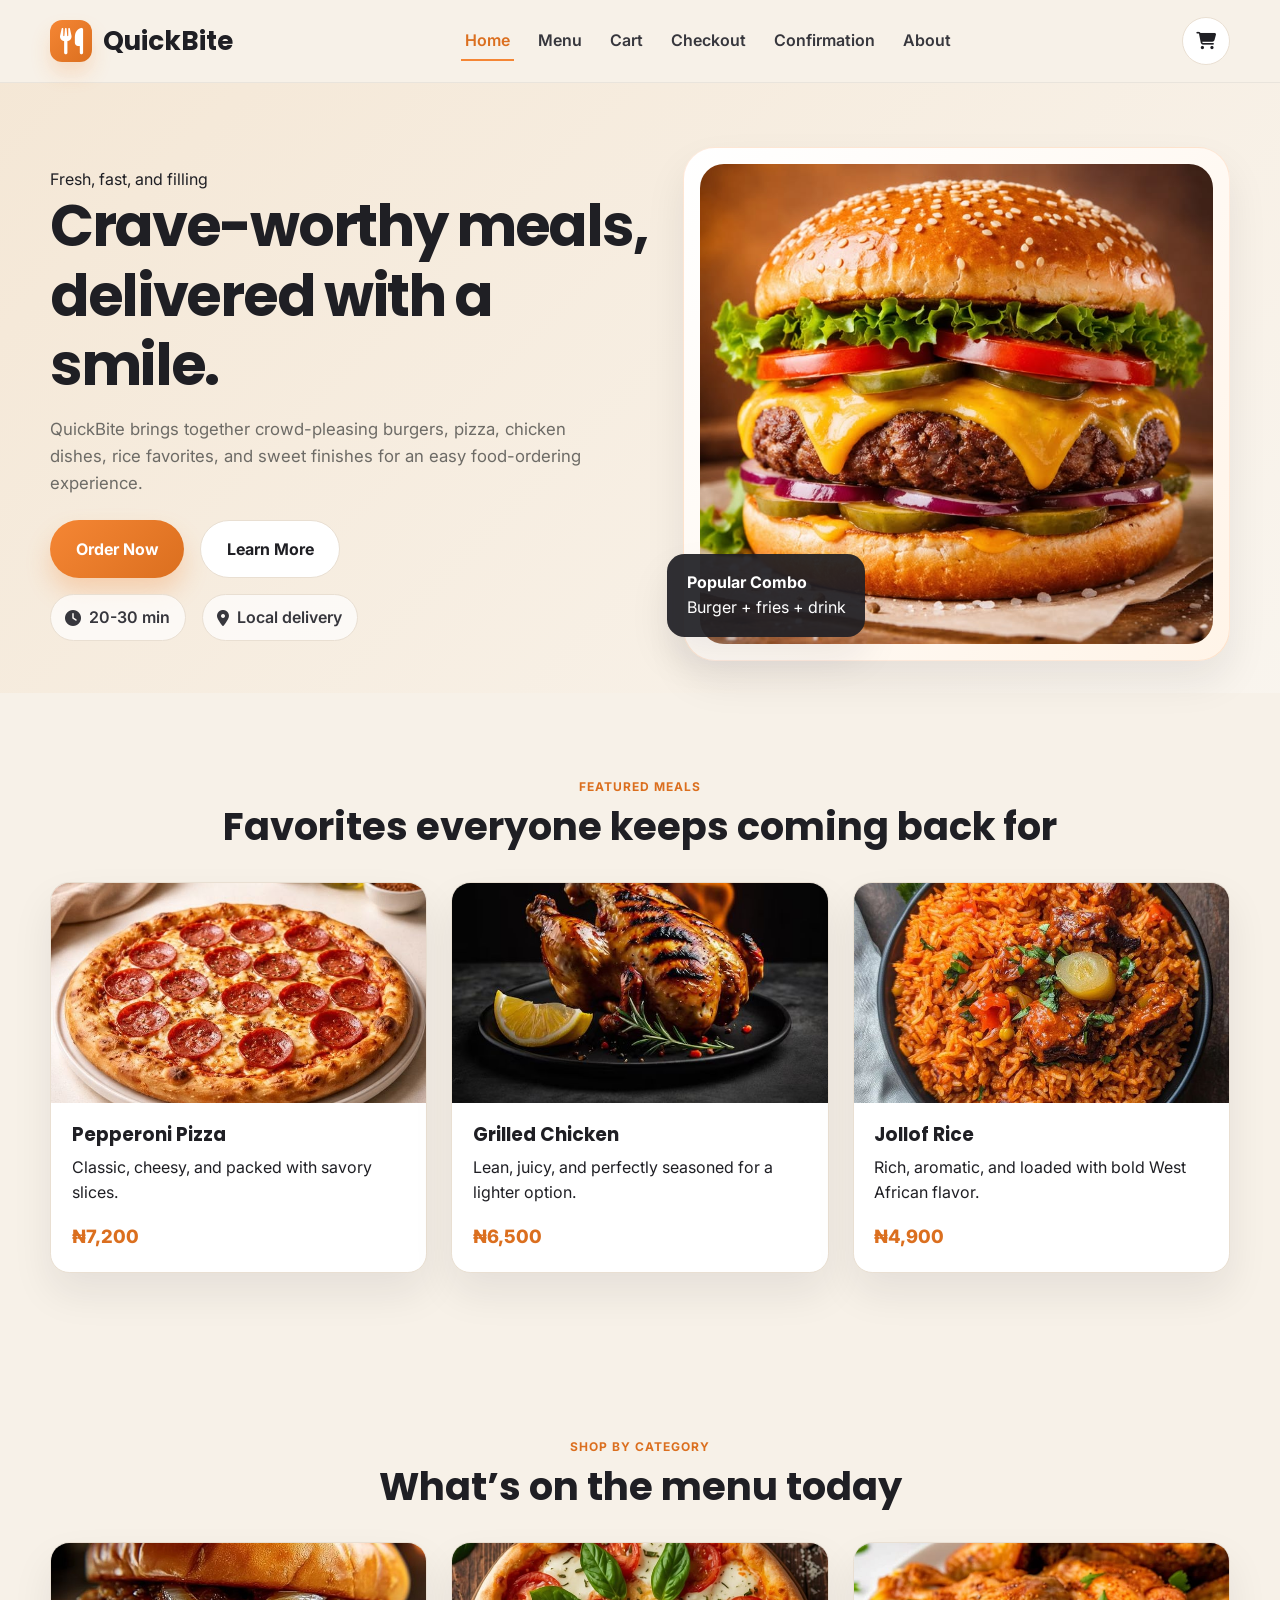
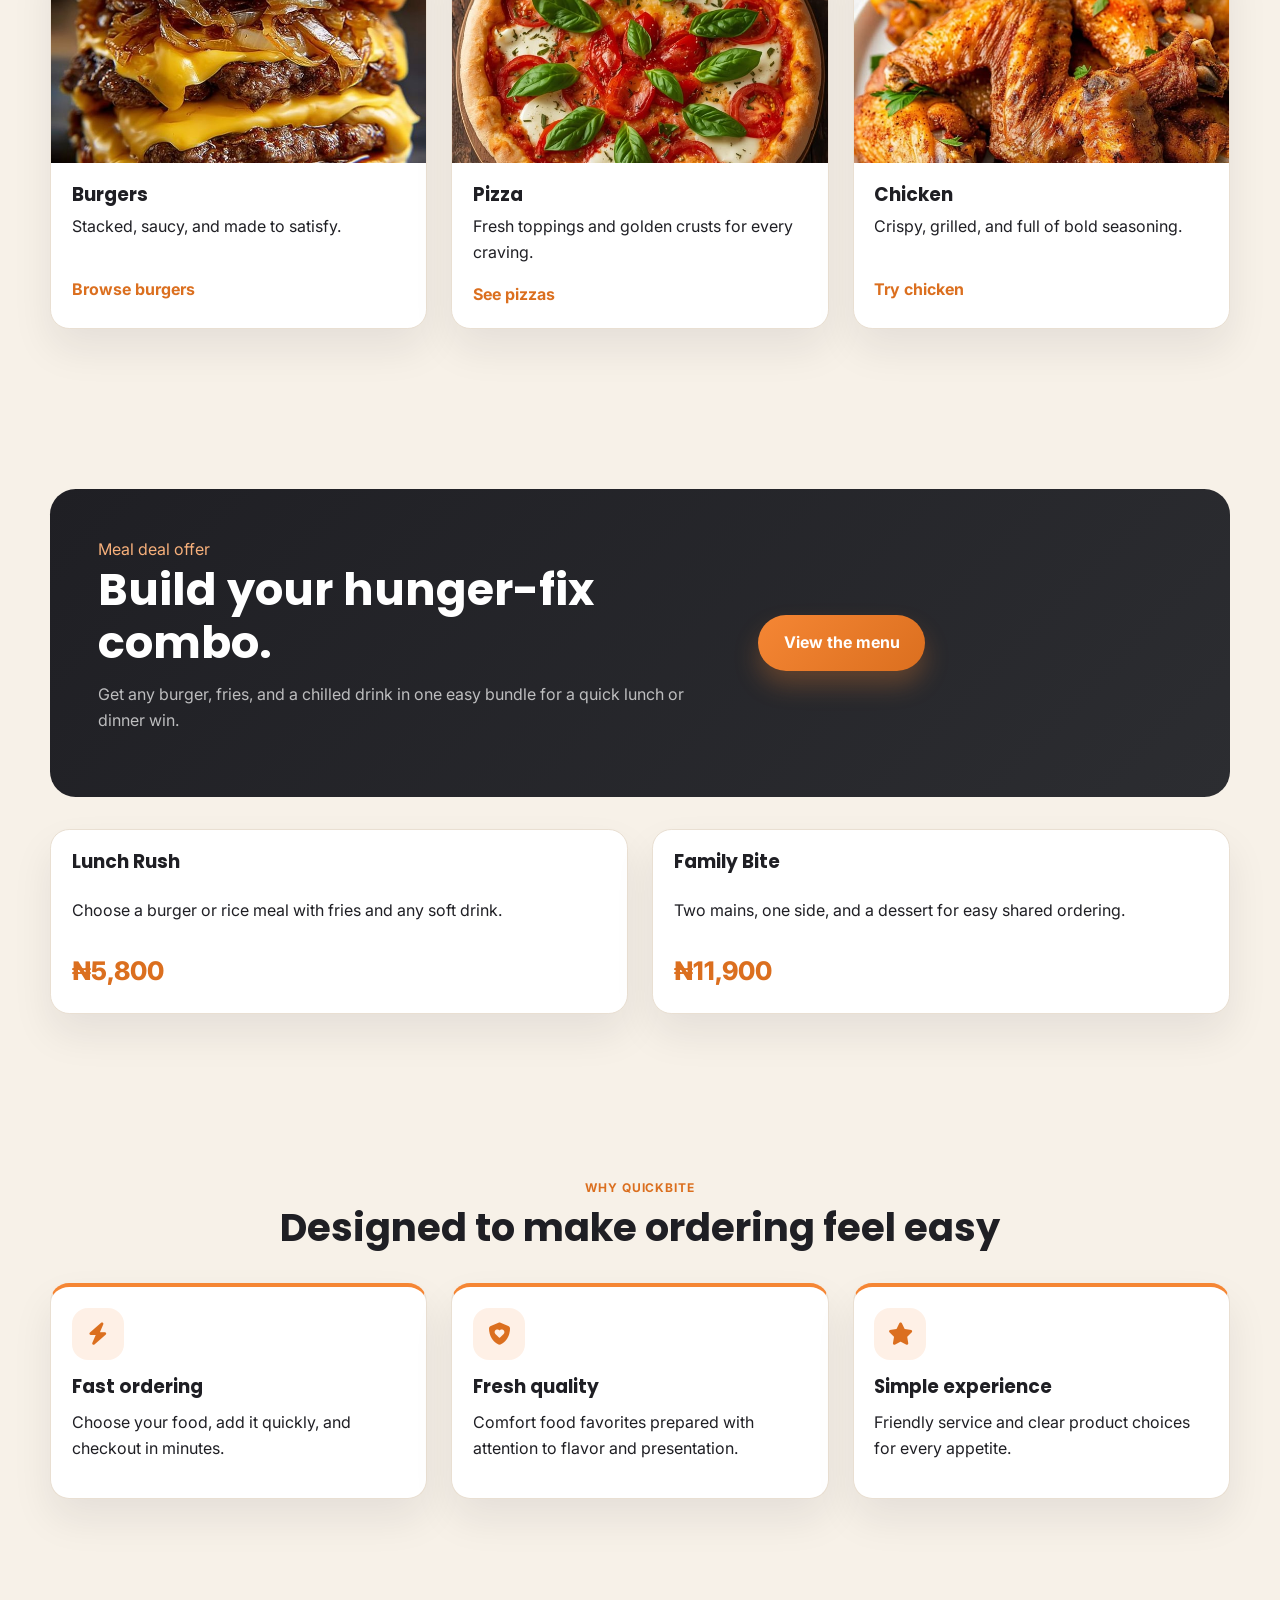
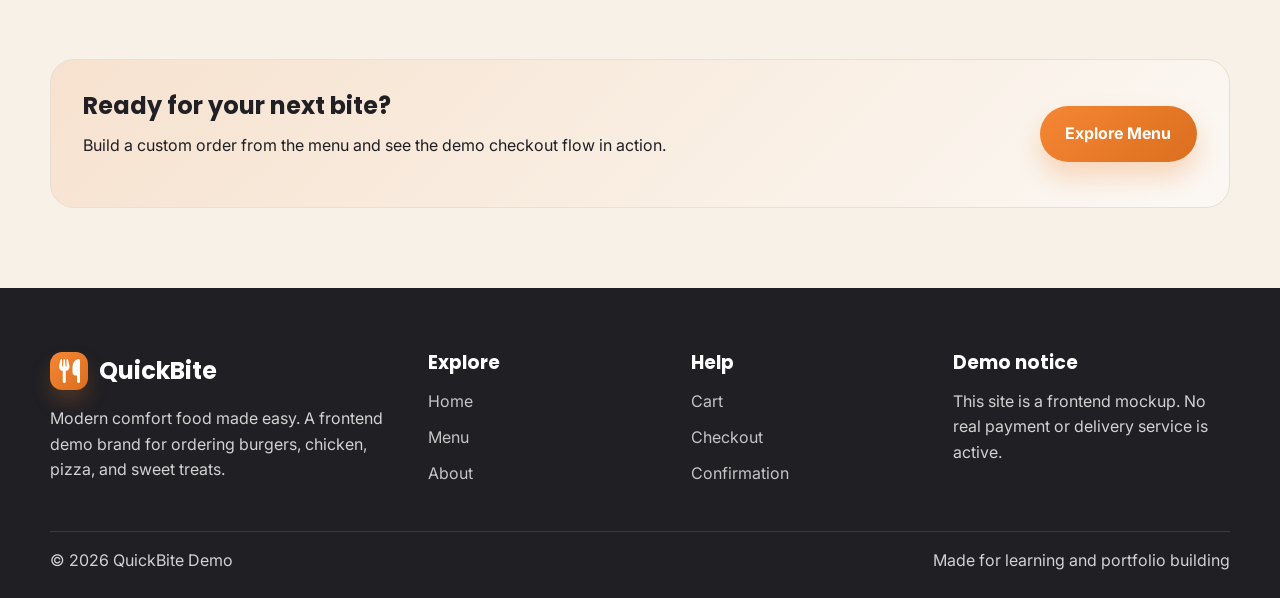
<file: index.html>
<!doctype html>
<html lang="en">
  <head>
    <meta charset="UTF-8" />
    <meta name="viewport" content="width=device-width, initial-scale=1.0" />
    <title>QuickBite | Fast, Flavorful Food</title>
    <meta
      name="description"
      content="QuickBite is a modern demo food ordering website for burgers, pizza, chicken, rice, sides, and drinks."
    />
    <link rel="icon" href="assets/favicon.svg" type="image/svg+xml" />
    <link rel="preconnect" href="https://fonts.googleapis.com" />
    <link rel="preconnect" href="https://fonts.gstatic.com" crossorigin />
    <link
      href="https://fonts.googleapis.com/css2?family=Inter:wght@400;500;600;700;800&family=Poppins:wght@600;700;800&display=swap"
      rel="stylesheet"
    />
    <link
      rel="stylesheet"
      href="https://cdnjs.cloudflare.com/ajax/libs/font-awesome/6.5.2/css/all.min.css"
    />
    <link rel="stylesheet" href="css/base.css" />
    <link rel="stylesheet" href="css/navbar.css" />
    <link rel="stylesheet" href="css/footer.css" />
    <link rel="stylesheet" href="css/home.css" />
    <link rel="stylesheet" href="css/responsive.css" />
    <script src="js/app.js" defer></script>
  </head>
  <body>
    <header class="site-header">
      <div class="container navbar">
        <a href="index.html" class="brand" aria-label="QuickBite home page">
          <span class="brand-mark"><i class="fa-solid fa-utensils"></i></span>
          <span>QuickBite</span>
        </a>

        <nav aria-label="Primary navigation">
          <button
            class="nav-toggle"
            type="button"
            aria-label="Open menu"
            aria-expanded="false"
          >
            <i class="fa-solid fa-bars"></i>
          </button>
          <ul class="nav-links">
            <li><a href="index.html" class="active">Home</a></li>
            <li><a href="menu.html">Menu</a></li>
            <li><a href="cart.html">Cart</a></li>
            <li><a href="checkout.html">Checkout</a></li>
            <li><a href="confirmation.html">Confirmation</a></li>
            <li><a href="about.html">About</a></li>
          </ul>
        </nav>

        <div class="nav-actions">
          <a href="cart.html" class="cart-button" aria-label="View cart">
            <i class="fa-solid fa-cart-shopping"></i>
            <span class="cart-badge hidden">0</span>
          </a>
        </div>
      </div>
    </header>

    <main>
      <section class="hero">
        <div class="container hero-grid">
          <div class="hero-copy">
            <span class="eyebrow">Fresh, fast, and filling</span>
            <h1>Crave-worthy meals, delivered with a smile.</h1>
            <p>
              QuickBite brings together crowd-pleasing burgers, pizza, chicken
              dishes, rice favorites, and sweet finishes for an easy
              food-ordering experience.
            </p>
            <div class="hero-actions">
              <a class="btn btn-primary" href="menu.html">Order Now</a>
              <a class="btn btn-secondary" href="about.html">Learn More</a>
            </div>
            <div class="hero-meta">
              <span class="meta-pill"
                ><i class="fa-solid fa-clock"></i> 20-30 min</span
              >
              <span class="meta-pill"
                ><i class="fa-solid fa-location-dot"></i> Local delivery</span
              >
            </div>
          </div>

          <div class="hero-visual">
            <div class="hero-card">
              <img
                src="assets/images/burgers/classic-beef-burger.jpg"
                alt="A hearty QuickBite burger meal"
                loading="eager"
              />
            </div>
            <div class="hero-badge">
              <strong>Popular Combo</strong><br />
              Burger + fries + drink
            </div>
          </div>
        </div>
      </section>

      <section class="section">
        <div class="container">
          <div class="section-heading">
            <span class="eyebrow">Featured meals</span>
            <h2>Favorites everyone keeps coming back for</h2>
          </div>

          <div class="featured-grid">
            <article class="feature-card">
              <img
                src="assets/images/pizza/pepperoni-pizza.jpg"
                alt="Pepperoni pizza"
                loading="lazy"
              />
              <div class="feature-body">
                <h3>Pepperoni Pizza</h3>
                <p>Classic, cheesy, and packed with savory slices.</p>
                <div class="feature-price">₦7,200</div>
              </div>
            </article>

            <article class="feature-card">
              <img
                src="assets/images/chicken/grilled-chicken.jpg"
                alt="Grilled chicken meal"
                loading="lazy"
              />
              <div class="feature-body">
                <h3>Grilled Chicken</h3>
                <p>Lean, juicy, and perfectly seasoned for a lighter option.</p>
                <div class="feature-price">₦6,500</div>
              </div>
            </article>

            <article class="feature-card">
              <img
                src="assets/images/rice-pasta/nigerian-jollof-rice.jpg"
                alt="Nigerian jollof rice"
                loading="lazy"
              />
              <div class="feature-body">
                <h3>Jollof Rice</h3>
                <p>Rich, aromatic, and loaded with bold West African flavor.</p>
                <div class="feature-price">₦4,900</div>
              </div>
            </article>
          </div>
        </div>
      </section>

      <section class="section">
        <div class="container">
          <div class="section-heading">
            <span class="eyebrow">Shop by category</span>
            <h2>What’s on the menu today</h2>
          </div>

          <div class="categories-grid">
            <article class="category-card">
              <img
                src="assets/images/burgers/double-cheeseburger.jpg"
                alt="Burgers"
                loading="lazy"
              />
              <div class="category-body">
                <div>
                  <h3>Burgers</h3>
                  <p>Stacked, saucy, and made to satisfy.</p>
                </div>
                <a class="category-link" href="menu.html">Browse burgers</a>
              </div>
            </article>

            <article class="category-card">
              <img
                src="assets/images/pizza/margherita-pizza.jpg"
                alt="Pizza"
                loading="lazy"
              />
              <div class="category-body">
                <div>
                  <h3>Pizza</h3>
                  <p>Fresh toppings and golden crusts for every craving.</p>
                </div>
                <a class="category-link" href="menu.html">See pizzas</a>
              </div>
            </article>

            <article class="category-card">
              <img
                src="assets/images/chicken/chicken-wings.jpg"
                alt="Chicken"
                loading="lazy"
              />
              <div class="category-body">
                <div>
                  <h3>Chicken</h3>
                  <p>Crispy, grilled, and full of bold seasoning.</p>
                </div>
                <a class="category-link" href="menu.html">Try chicken</a>
              </div>
            </article>
          </div>
        </div>
      </section>

      <section class="section">
        <div class="container">
          <div class="promo-banner">
            <div>
              <span class="eyebrow" style="color: #f7b07b"
                >Meal deal offer</span
              >
              <h3>Build your hunger-fix combo.</h3>
              <p>
                Get any burger, fries, and a chilled drink in one easy bundle
                for a quick lunch or dinner win.
              </p>
            </div>
            <div>
              <a class="btn btn-primary" href="menu.html">View the menu</a>
            </div>
          </div>

          <div class="deal-grid">
            <article class="deal-card">
              <h3>Lunch Rush</h3>
              <p>Choose a burger or rice meal with fries and any soft drink.</p>
              <div class="deal-price">₦5,800</div>
            </article>
            <article class="deal-card">
              <h3>Family Bite</h3>
              <p>
                Two mains, one side, and a dessert for easy shared ordering.
              </p>
              <div class="deal-price">₦11,900</div>
            </article>
          </div>
        </div>
      </section>

      <section class="section">
        <div class="container">
          <div class="section-heading">
            <span class="eyebrow">Why QuickBite</span>
            <h2>Designed to make ordering feel easy</h2>
          </div>

          <div class="reason-grid">
            <article class="reason-card">
              <div class="reason-icon"><i class="fa-solid fa-bolt"></i></div>
              <h3>Fast ordering</h3>
              <p>Choose your food, add it quickly, and checkout in minutes.</p>
            </article>
            <article class="reason-card">
              <div class="reason-icon">
                <i class="fa-solid fa-shield-heart"></i>
              </div>
              <h3>Fresh quality</h3>
              <p>
                Comfort food favorites prepared with attention to flavor and
                presentation.
              </p>
            </article>
            <article class="reason-card">
              <div class="reason-icon"><i class="fa-solid fa-star"></i></div>
              <h3>Simple experience</h3>
              <p>
                Friendly service and clear product choices for every appetite.
              </p>
            </article>
          </div>
        </div>
      </section>

      <section class="section">
        <div class="container">
          <div class="cta-panel">
            <div>
              <h2>Ready for your next bite?</h2>
              <p>
                Build a custom order from the menu and see the demo checkout
                flow in action.
              </p>
            </div>
            <a class="btn btn-primary" href="menu.html">Explore Menu</a>
          </div>
        </div>
      </section>
    </main>

    <footer class="site-footer">
      <div class="container">
        <div class="footer-grid">
          <div>
            <div class="footer-brand">
              <span class="brand-mark"
                ><i class="fa-solid fa-utensils"></i
              ></span>
              <span>QuickBite</span>
            </div>
            <p>
              Modern comfort food made easy. A frontend demo brand for ordering
              burgers, chicken, pizza, and sweet treats.
            </p>
          </div>

          <div>
            <h3>Explore</h3>
            <ul>
              <li><a href="index.html">Home</a></li>
              <li><a href="menu.html">Menu</a></li>
              <li><a href="about.html">About</a></li>
            </ul>
          </div>

          <div>
            <h3>Help</h3>
            <ul>
              <li><a href="cart.html">Cart</a></li>
              <li><a href="checkout.html">Checkout</a></li>
              <li><a href="confirmation.html">Confirmation</a></li>
            </ul>
          </div>

          <div>
            <h3>Demo notice</h3>
            <p>
              This site is a frontend mockup. No real payment or delivery
              service is active.
            </p>
          </div>
        </div>

        <div class="footer-bottom">
          <span>© 2026 QuickBite Demo</span>
          <span>Made for learning and portfolio building</span>
        </div>
      </div>
    </footer>
  </body>
</html>
</file>
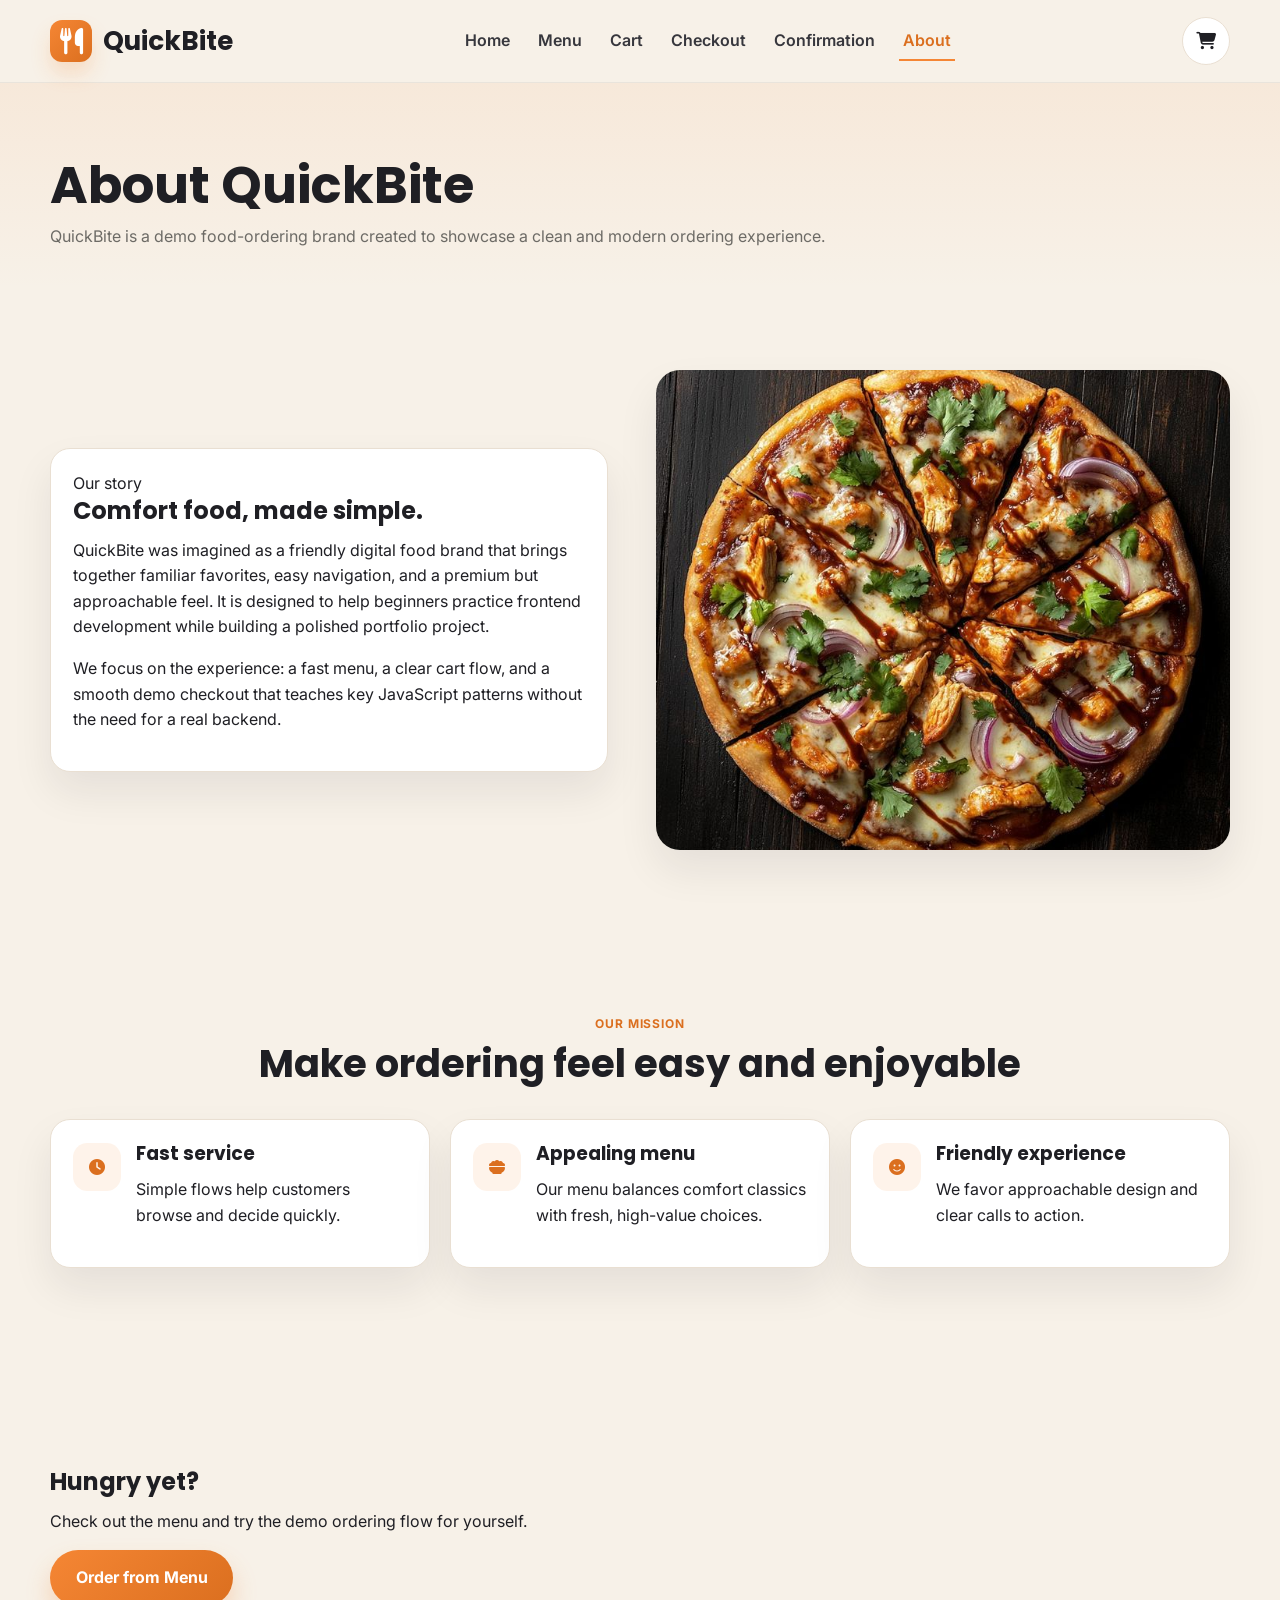
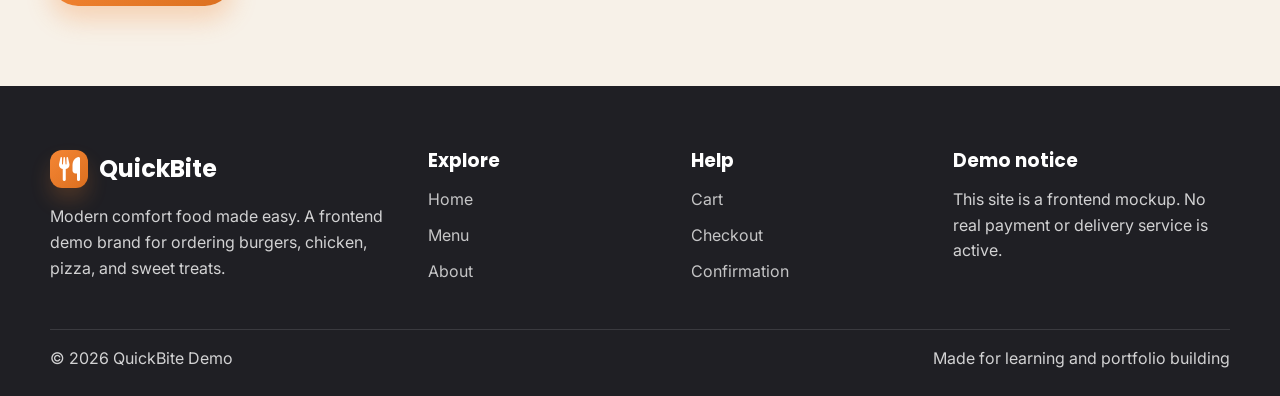
<file: about.html>
<!doctype html>
<html lang="en">
  <head>
    <meta charset="UTF-8" />
    <meta name="viewport" content="width=device-width, initial-scale=1.0" />
    <title>About QuickBite</title>
    <meta
      name="description"
      content="Learn about the QuickBite demo brand story, mission, and food-ordering experience."
    />
    <link rel="icon" href="assets/favicon.svg" type="image/svg+xml" />
    <link rel="preconnect" href="https://fonts.googleapis.com" />
    <link rel="preconnect" href="https://fonts.gstatic.com" crossorigin />
    <link
      href="https://fonts.googleapis.com/css2?family=Inter:wght@400;500;600;700;800&family=Poppins:wght@600;700;800&display=swap"
      rel="stylesheet"
    />
    <link
      rel="stylesheet"
      href="https://cdnjs.cloudflare.com/ajax/libs/font-awesome/6.5.2/css/all.min.css"
    />
    <link rel="stylesheet" href="css/base.css" />
    <link rel="stylesheet" href="css/navbar.css" />
    <link rel="stylesheet" href="css/footer.css" />
    <link rel="stylesheet" href="css/about.css" />
    <link rel="stylesheet" href="css/responsive.css" />
    <script src="js/app.js" defer></script>
  </head>
  <body>
    <header class="site-header">
      <div class="container navbar">
        <a href="index.html" class="brand" aria-label="QuickBite home page">
          <span class="brand-mark"><i class="fa-solid fa-utensils"></i></span>
          <span>QuickBite</span>
        </a>

        <nav aria-label="Primary navigation">
          <button
            class="nav-toggle"
            type="button"
            aria-label="Open menu"
            aria-expanded="false"
          >
            <i class="fa-solid fa-bars"></i>
          </button>
          <ul class="nav-links">
            <li><a href="index.html">Home</a></li>
            <li><a href="menu.html">Menu</a></li>
            <li><a href="cart.html">Cart</a></li>
            <li><a href="checkout.html">Checkout</a></li>
            <li><a href="confirmation.html">Confirmation</a></li>
            <li><a href="about.html" class="active">About</a></li>
          </ul>
        </nav>

        <div class="nav-actions">
          <a href="cart.html" class="cart-button" aria-label="View cart">
            <i class="fa-solid fa-cart-shopping"></i>
            <span class="cart-badge hidden">0</span>
          </a>
        </div>
      </div>
    </header>

    <main>
      <div class="page-header">
        <div class="container page-header-inner">
          <div>
            <h1>About QuickBite</h1>
            <p>
              QuickBite is a demo food-ordering brand created to showcase a
              clean and modern ordering experience.
            </p>
          </div>
        </div>
      </div>

      <section class="section">
        <div class="container about-intro">
          <div class="about-copy">
            <div class="story-box">
              <span class="eyebrow">Our story</span>
              <h2>Comfort food, made simple.</h2>
              <p>
                QuickBite was imagined as a friendly digital food brand that
                brings together familiar favorites, easy navigation, and a
                premium but approachable feel. It is designed to help beginners
                practice frontend development while building a polished
                portfolio project.
              </p>
              <p>
                We focus on the experience: a fast menu, a clear cart flow, and
                a smooth demo checkout that teaches key JavaScript patterns
                without the need for a real backend.
              </p>
            </div>
          </div>

          <div class="about-image">
            <img
              src="assets/images/pizza/bbq-chicken-pizza.jpg"
              alt="Fresh pizza and meal preparation"
              loading="lazy"
            />
          </div>
        </div>
      </section>

      <section class="section">
        <div class="container">
          <div class="section-heading">
            <span class="eyebrow">Our mission</span>
            <h2>Make ordering feel easy and enjoyable</h2>
          </div>

          <div class="highlight-grid">
            <div class="highlight-item highlight-box">
              <div class="highlight-icon">
                <i class="fa-solid fa-clock"></i>
              </div>
              <div>
                <h3>Fast service</h3>
                <p>Simple flows help customers browse and decide quickly.</p>
              </div>
            </div>

            <div class="highlight-item highlight-box">
              <div class="highlight-icon">
                <i class="fa-solid fa-bowl-food"></i>
              </div>
              <div>
                <h3>Appealing menu</h3>
                <p>
                  Our menu balances comfort classics with fresh, high-value
                  choices.
                </p>
              </div>
            </div>

            <div class="highlight-item highlight-box">
              <div class="highlight-icon">
                <i class="fa-solid fa-face-smile"></i>
              </div>
              <div>
                <h3>Friendly experience</h3>
                <p>We favor approachable design and clear calls to action.</p>
              </div>
            </div>
          </div>
        </div>
      </section>

      <section class="section">
        <div class="container">
          <div class="cta-panel about-cta">
            <div>
              <h2>Hungry yet?</h2>
              <p>
                Check out the menu and try the demo ordering flow for yourself.
              </p>
            </div>
            <a class="btn btn-primary" href="menu.html">Order from Menu</a>
          </div>
        </div>
      </section>
    </main>

    <footer class="site-footer">
      <div class="container">
        <div class="footer-grid">
          <div>
            <div class="footer-brand">
              <span class="brand-mark"
                ><i class="fa-solid fa-utensils"></i
              ></span>
              <span>QuickBite</span>
            </div>
            <p>
              Modern comfort food made easy. A frontend demo brand for ordering
              burgers, chicken, pizza, and sweet treats.
            </p>
          </div>

          <div>
            <h3>Explore</h3>
            <ul>
              <li><a href="index.html">Home</a></li>
              <li><a href="menu.html">Menu</a></li>
              <li><a href="about.html">About</a></li>
            </ul>
          </div>

          <div>
            <h3>Help</h3>
            <ul>
              <li><a href="cart.html">Cart</a></li>
              <li><a href="checkout.html">Checkout</a></li>
              <li><a href="confirmation.html">Confirmation</a></li>
            </ul>
          </div>

          <div>
            <h3>Demo notice</h3>
            <p>
              This site is a frontend mockup. No real payment or delivery
              service is active.
            </p>
          </div>
        </div>

        <div class="footer-bottom">
          <span>© 2026 QuickBite Demo</span>
          <span>Made for learning and portfolio building</span>
        </div>
      </div>
    </footer>
  </body>
</html>
</file>
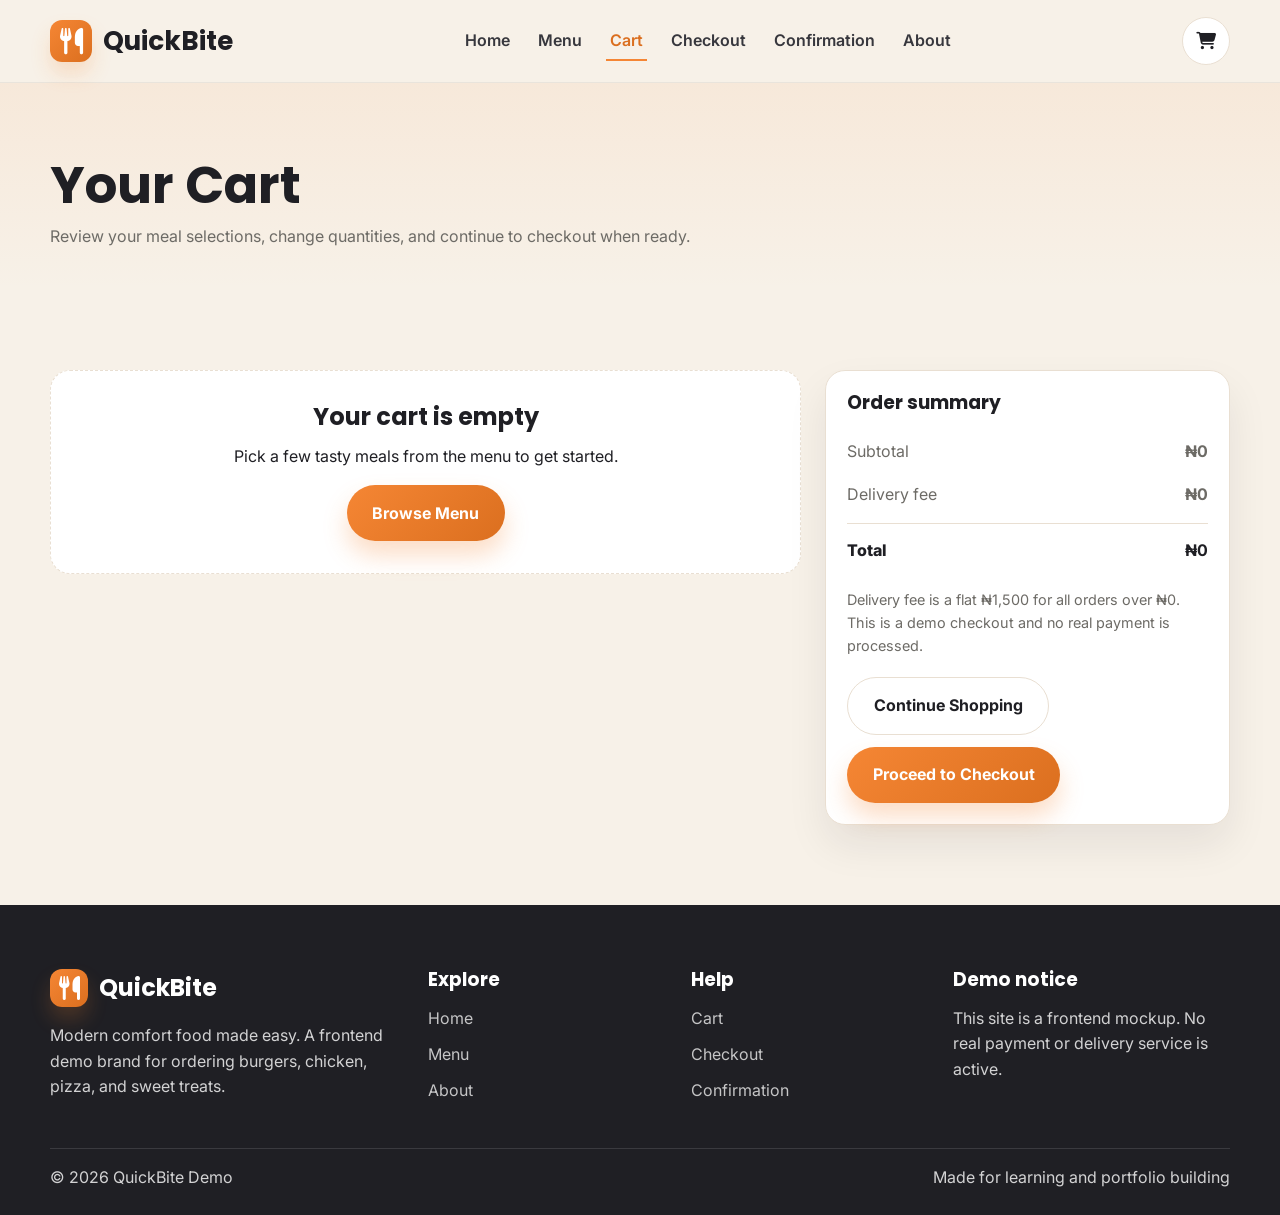
<file: cart.html>
<!doctype html>
<html lang="en">
  <head>
    <meta charset="UTF-8" />
    <meta name="viewport" content="width=device-width, initial-scale=1.0" />
    <title>Your Cart | QuickBite</title>
    <meta
      name="description"
      content="Review your QuickBite cart and adjust quantities before checkout."
    />
    <link rel="icon" href="assets/favicon.svg" type="image/svg+xml" />
    <link rel="preconnect" href="https://fonts.googleapis.com" />
    <link rel="preconnect" href="https://fonts.gstatic.com" crossorigin />
    <link
      href="https://fonts.googleapis.com/css2?family=Inter:wght@400;500;600;700;800&family=Poppins:wght@600;700;800&display=swap"
      rel="stylesheet"
    />
    <link
      rel="stylesheet"
      href="https://cdnjs.cloudflare.com/ajax/libs/font-awesome/6.5.2/css/all.min.css"
    />
    <link rel="stylesheet" href="css/base.css" />
    <link rel="stylesheet" href="css/navbar.css" />
    <link rel="stylesheet" href="css/footer.css" />
    <link rel="stylesheet" href="css/cart.css" />
    <link rel="stylesheet" href="css/responsive.css" />
    <script src="js/app.js" defer></script>
    <script src="js/cart.js" defer></script>
  </head>
  <body>
    <header class="site-header">
      <div class="container navbar">
        <a href="index.html" class="brand" aria-label="QuickBite home page">
          <span class="brand-mark"><i class="fa-solid fa-utensils"></i></span>
          <span>QuickBite</span>
        </a>

        <nav aria-label="Primary navigation">
          <button
            class="nav-toggle"
            type="button"
            aria-label="Open menu"
            aria-expanded="false"
          >
            <i class="fa-solid fa-bars"></i>
          </button>
          <ul class="nav-links">
            <li><a href="index.html">Home</a></li>
            <li><a href="menu.html">Menu</a></li>
            <li><a href="cart.html" class="active">Cart</a></li>
            <li><a href="checkout.html">Checkout</a></li>
            <li><a href="confirmation.html">Confirmation</a></li>
            <li><a href="about.html">About</a></li>
          </ul>
        </nav>

        <div class="nav-actions">
          <a href="cart.html" class="cart-button" aria-label="View cart">
            <i class="fa-solid fa-cart-shopping"></i>
            <span class="cart-badge hidden">0</span>
          </a>
        </div>
      </div>
    </header>

    <main>
      <div class="page-header">
        <div class="container page-header-inner">
          <div>
            <h1>Your Cart</h1>
            <p>
              Review your meal selections, change quantities, and continue to
              checkout when ready.
            </p>
          </div>
        </div>
      </div>

      <section class="section">
        <div class="container cart-layout">
          <div>
            <div id="cartList" class="cart-list" aria-live="polite"></div>

            <div id="emptyCart" class="cart-empty-box hidden">
              <h2>Your cart is empty</h2>
              <p>Pick a few tasty meals from the menu to get started.</p>
              <a class="btn btn-primary" href="menu.html">Browse Menu</a>
            </div>
          </div>

          <aside class="summary-box" aria-label="Cart summary">
            <h3>Order summary</h3>
            <div class="summary-row">
              <span>Subtotal</span>
              <strong id="subtotalValue">₦0</strong>
            </div>
            <div class="summary-row">
              <span>Delivery fee</span>
              <strong id="deliveryFee">₦0</strong>
            </div>
            <div class="summary-row total">
              <span>Total</span>
              <strong id="totalValue">₦0</strong>
            </div>
            <p class="summary-note">
              Delivery fee is a flat ₦1,500 for all orders over ₦0. This is a
              demo checkout and no real payment is processed.
            </p>

            <div class="action-row">
              <a class="btn btn-secondary" href="menu.html"
                >Continue Shopping</a
              >
              <a class="btn btn-primary" href="checkout.html"
                >Proceed to Checkout</a
              >
            </div>
          </aside>
        </div>
      </section>
    </main>

    <footer class="site-footer">
      <div class="container">
        <div class="footer-grid">
          <div>
            <div class="footer-brand">
              <span class="brand-mark"
                ><i class="fa-solid fa-utensils"></i
              ></span>
              <span>QuickBite</span>
            </div>
            <p>
              Modern comfort food made easy. A frontend demo brand for ordering
              burgers, chicken, pizza, and sweet treats.
            </p>
          </div>

          <div>
            <h3>Explore</h3>
            <ul>
              <li><a href="index.html">Home</a></li>
              <li><a href="menu.html">Menu</a></li>
              <li><a href="about.html">About</a></li>
            </ul>
          </div>

          <div>
            <h3>Help</h3>
            <ul>
              <li><a href="cart.html">Cart</a></li>
              <li><a href="checkout.html">Checkout</a></li>
              <li><a href="confirmation.html">Confirmation</a></li>
            </ul>
          </div>

          <div>
            <h3>Demo notice</h3>
            <p>
              This site is a frontend mockup. No real payment or delivery
              service is active.
            </p>
          </div>
        </div>

        <div class="footer-bottom">
          <span>© 2026 QuickBite Demo</span>
          <span>Made for learning and portfolio building</span>
        </div>
      </div>
    </footer>
  </body>
</html>
</file>
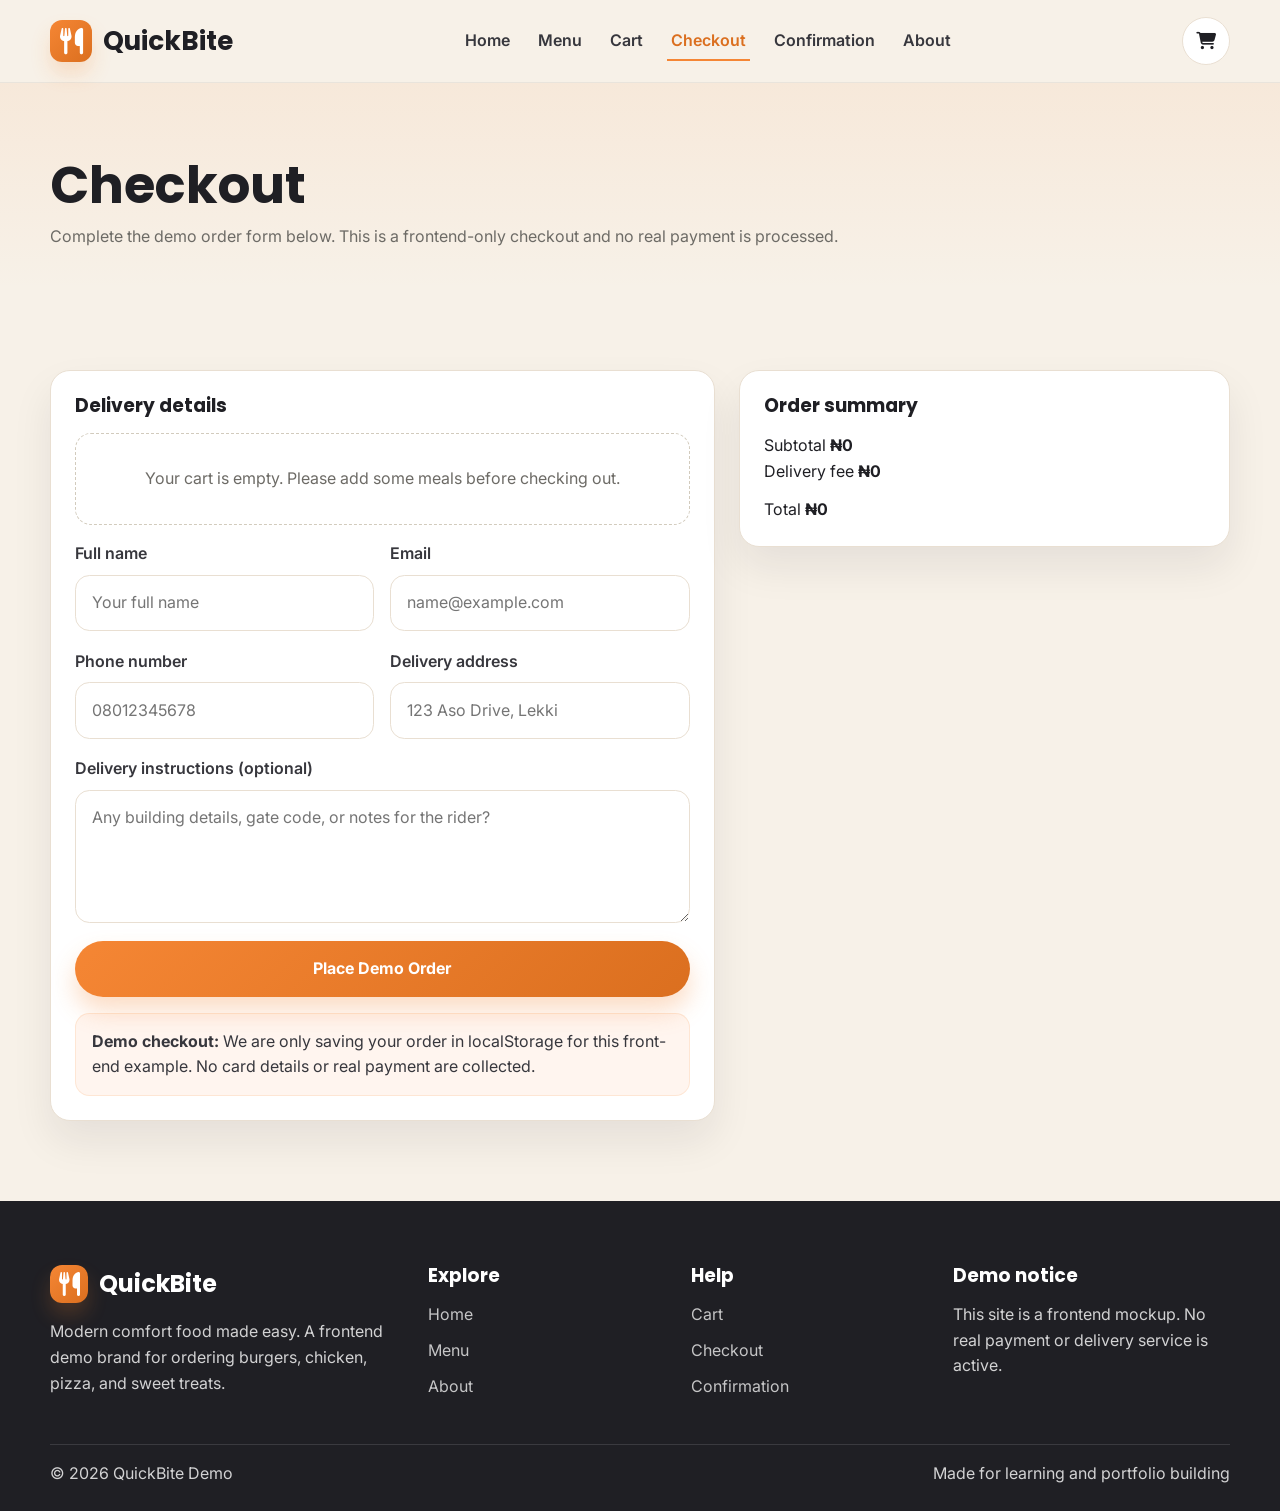
<file: checkout.html>
<!doctype html>
<html lang="en">
  <head>
    <meta charset="UTF-8" />
    <meta name="viewport" content="width=device-width, initial-scale=1.0" />
    <title>Checkout | QuickBite</title>
    <meta
      name="description"
      content="Complete your QuickBite demo checkout and submit your delivery details."
    />
    <link rel="icon" href="assets/favicon.svg" type="image/svg+xml" />
    <link rel="preconnect" href="https://fonts.googleapis.com" />
    <link rel="preconnect" href="https://fonts.gstatic.com" crossorigin />
    <link
      href="https://fonts.googleapis.com/css2?family=Inter:wght@400;500;600;700;800&family=Poppins:wght@600;700;800&display=swap"
      rel="stylesheet"
    />
    <link
      rel="stylesheet"
      href="https://cdnjs.cloudflare.com/ajax/libs/font-awesome/6.5.2/css/all.min.css"
    />
    <link rel="stylesheet" href="css/base.css" />
    <link rel="stylesheet" href="css/navbar.css" />
    <link rel="stylesheet" href="css/footer.css" />
    <link rel="stylesheet" href="css/checkout.css" />
    <link rel="stylesheet" href="css/responsive.css" />
    <script src="js/app.js" defer></script>
    <script src="js/checkout.js" defer></script>
  </head>
  <body>
    <header class="site-header">
      <div class="container navbar">
        <a href="index.html" class="brand" aria-label="QuickBite home page">
          <span class="brand-mark"><i class="fa-solid fa-utensils"></i></span>
          <span>QuickBite</span>
        </a>

        <nav aria-label="Primary navigation">
          <button
            class="nav-toggle"
            type="button"
            aria-label="Open menu"
            aria-expanded="false"
          >
            <i class="fa-solid fa-bars"></i>
          </button>
          <ul class="nav-links">
            <li><a href="index.html">Home</a></li>
            <li><a href="menu.html">Menu</a></li>
            <li><a href="cart.html">Cart</a></li>
            <li><a href="checkout.html" class="active">Checkout</a></li>
            <li><a href="confirmation.html">Confirmation</a></li>
            <li><a href="about.html">About</a></li>
          </ul>
        </nav>

        <div class="nav-actions">
          <a href="cart.html" class="cart-button" aria-label="View cart">
            <i class="fa-solid fa-cart-shopping"></i>
            <span class="cart-badge hidden">0</span>
          </a>
        </div>
      </div>
    </header>

    <main>
      <div class="page-header">
        <div class="container page-header-inner">
          <div>
            <h1>Checkout</h1>
            <p>
              Complete the demo order form below. This is a frontend-only
              checkout and no real payment is processed.
            </p>
          </div>
        </div>
      </div>

      <section class="section">
        <div class="container checkout-layout">
          <div class="checkout-card">
            <h3>Delivery details</h3>
            <form id="checkoutForm" class="checkout-form" novalidate>
              <div class="form-row">
                <div class="form-group">
                  <label for="name">Full name</label>
                  <input
                    id="name"
                    name="name"
                    class="input"
                    type="text"
                    placeholder="Your full name"
                    required
                  />
                </div>

                <div class="form-group">
                  <label for="email">Email</label>
                  <input
                    id="email"
                    name="email"
                    class="input"
                    type="email"
                    placeholder="name@example.com"
                    required
                  />
                </div>
              </div>

              <div class="form-row">
                <div class="form-group">
                  <label for="phone">Phone number</label>
                  <input
                    id="phone"
                    name="phone"
                    class="input"
                    type="tel"
                    placeholder="08012345678"
                    required
                  />
                </div>

                <div class="form-group">
                  <label for="address">Delivery address</label>
                  <input
                    id="address"
                    name="address"
                    class="input"
                    type="text"
                    placeholder="123 Aso Drive, Lekki"
                    required
                  />
                </div>
              </div>

              <div class="form-group">
                <label for="instructions"
                  >Delivery instructions (optional)</label
                >
                <textarea
                  id="instructions"
                  name="instructions"
                  rows="4"
                  placeholder="Any building details, gate code, or notes for the rider?"
                ></textarea>
              </div>

              <button class="btn btn-primary" type="submit">
                Place Demo Order
              </button>
            </form>

            <div class="checkout-note">
              <strong>Demo checkout:</strong> We are only saving your order in
              localStorage for this front-end example. No card details or real
              payment are collected.
            </div>
          </div>

          <aside class="summary-box" aria-label="Checkout summary">
            <h3>Order summary</h3>
            <ul id="checkoutItems" class="order-list"></ul>

            <div class="summary-row">
              <span>Subtotal</span>
              <strong id="checkoutSubtotal">₦0</strong>
            </div>
            <div class="summary-row">
              <span>Delivery fee</span>
              <strong id="checkoutDelivery">₦0</strong>
            </div>
            <div class="summary-row total">
              <span>Total</span>
              <strong id="checkoutTotal">₦0</strong>
            </div>
          </aside>
        </div>
      </section>
    </main>

    <footer class="site-footer">
      <div class="container">
        <div class="footer-grid">
          <div>
            <div class="footer-brand">
              <span class="brand-mark"
                ><i class="fa-solid fa-utensils"></i
              ></span>
              <span>QuickBite</span>
            </div>
            <p>
              Modern comfort food made easy. A frontend demo brand for ordering
              burgers, chicken, pizza, and sweet treats.
            </p>
          </div>

          <div>
            <h3>Explore</h3>
            <ul>
              <li><a href="index.html">Home</a></li>
              <li><a href="menu.html">Menu</a></li>
              <li><a href="about.html">About</a></li>
            </ul>
          </div>

          <div>
            <h3>Help</h3>
            <ul>
              <li><a href="cart.html">Cart</a></li>
              <li><a href="checkout.html">Checkout</a></li>
              <li><a href="confirmation.html">Confirmation</a></li>
            </ul>
          </div>

          <div>
            <h3>Demo notice</h3>
            <p>
              This site is a frontend mockup. No real payment or delivery
              service is active.
            </p>
          </div>
        </div>

        <div class="footer-bottom">
          <span>© 2026 QuickBite Demo</span>
          <span>Made for learning and portfolio building</span>
        </div>
      </div>
    </footer>
  </body>
</html>
</file>
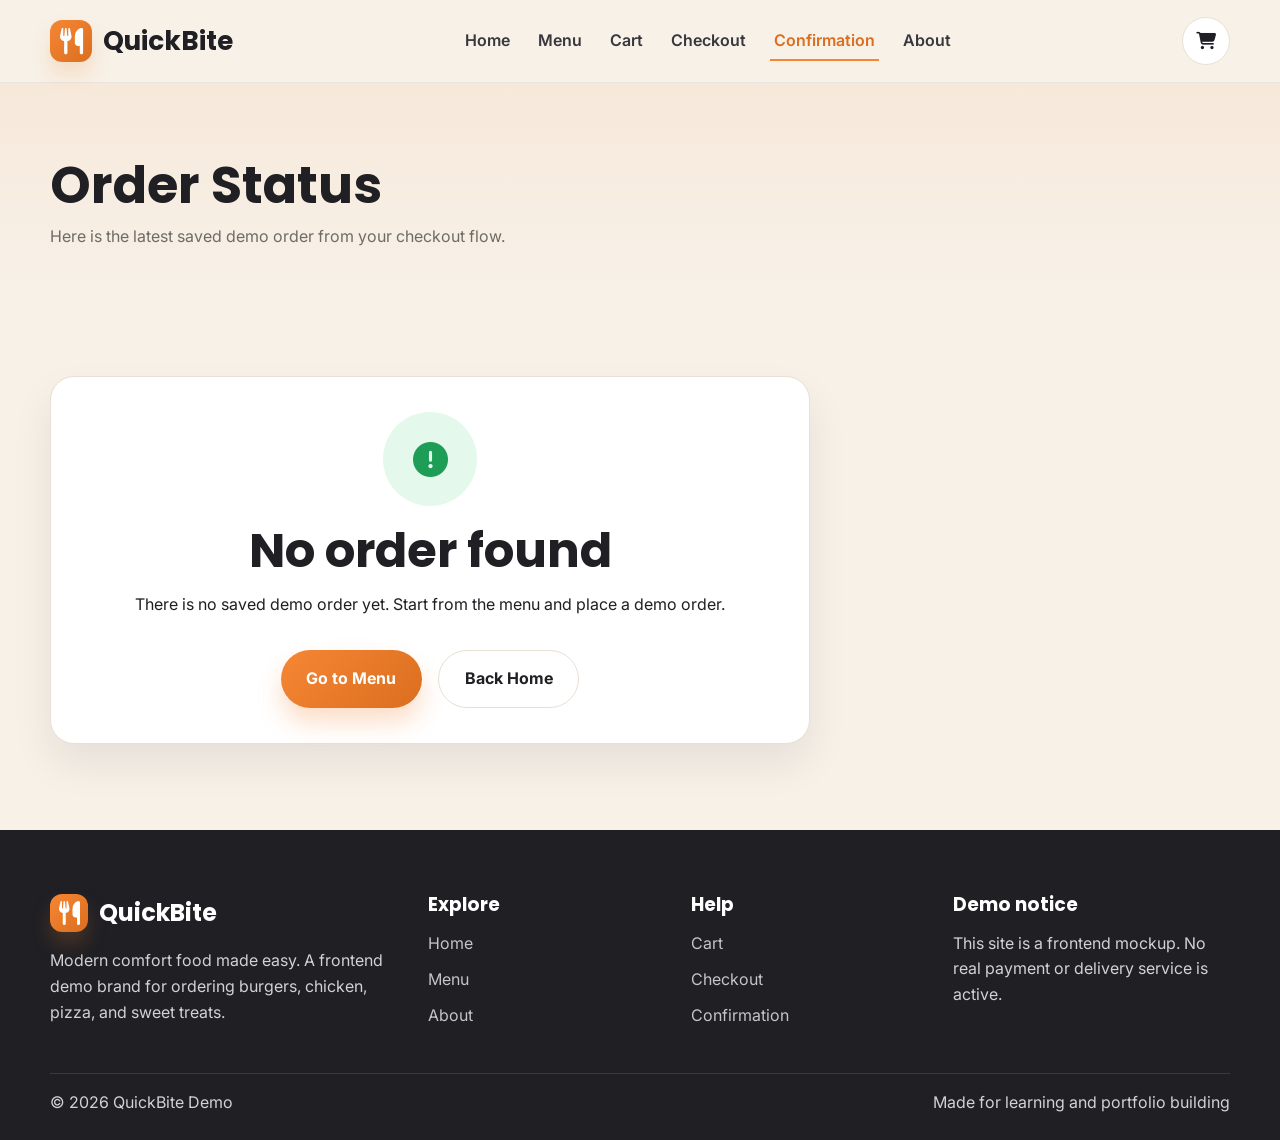
<file: confirmation.html>
<!doctype html>
<html lang="en">
  <head>
    <meta charset="UTF-8" />
    <meta name="viewport" content="width=device-width, initial-scale=1.0" />
    <title>Order Confirmation | QuickBite</title>
    <meta
      name="description"
      content="See your QuickBite demo order confirmation and order details."
    />
    <link rel="icon" href="assets/favicon.svg" type="image/svg+xml" />
    <link rel="preconnect" href="https://fonts.googleapis.com" />
    <link rel="preconnect" href="https://fonts.gstatic.com" crossorigin />
    <link
      href="https://fonts.googleapis.com/css2?family=Inter:wght@400;500;600;700;800&family=Poppins:wght@600;700;800&display=swap"
      rel="stylesheet"
    />
    <link
      rel="stylesheet"
      href="https://cdnjs.cloudflare.com/ajax/libs/font-awesome/6.5.2/css/all.min.css"
    />
    <link rel="stylesheet" href="css/base.css" />
    <link rel="stylesheet" href="css/navbar.css" />
    <link rel="stylesheet" href="css/footer.css" />
    <link rel="stylesheet" href="css/confirmation.css" />
    <link rel="stylesheet" href="css/responsive.css" />
    <script src="js/app.js" defer></script>
    <script src="js/confirmation.js" defer></script>
  </head>
  <body>
    <header class="site-header">
      <div class="container navbar">
        <a href="index.html" class="brand" aria-label="QuickBite home page">
          <span class="brand-mark"><i class="fa-solid fa-utensils"></i></span>
          <span>QuickBite</span>
        </a>

        <nav aria-label="Primary navigation">
          <button
            class="nav-toggle"
            type="button"
            aria-label="Open menu"
            aria-expanded="false"
          >
            <i class="fa-solid fa-bars"></i>
          </button>
          <ul class="nav-links">
            <li><a href="index.html">Home</a></li>
            <li><a href="menu.html">Menu</a></li>
            <li><a href="cart.html">Cart</a></li>
            <li><a href="checkout.html">Checkout</a></li>
            <li><a href="confirmation.html" class="active">Confirmation</a></li>
            <li><a href="about.html">About</a></li>
          </ul>
        </nav>

        <div class="nav-actions">
          <a href="cart.html" class="cart-button" aria-label="View cart">
            <i class="fa-solid fa-cart-shopping"></i>
            <span class="cart-badge hidden">0</span>
          </a>
        </div>
      </div>
    </header>

    <main>
      <div class="page-header">
        <div class="container page-header-inner">
          <div>
            <h1>Order Status</h1>
            <p>Here is the latest saved demo order from your checkout flow.</p>
          </div>
        </div>
      </div>

      <section class="section confirmation-wrap">
        <div class="container">
          <div id="confirmationContent"></div>
        </div>
      </section>
    </main>

    <footer class="site-footer">
      <div class="container">
        <div class="footer-grid">
          <div>
            <div class="footer-brand">
              <span class="brand-mark"
                ><i class="fa-solid fa-utensils"></i
              ></span>
              <span>QuickBite</span>
            </div>
            <p>
              Modern comfort food made easy. A frontend demo brand for ordering
              burgers, chicken, pizza, and sweet treats.
            </p>
          </div>

          <div>
            <h3>Explore</h3>
            <ul>
              <li><a href="index.html">Home</a></li>
              <li><a href="menu.html">Menu</a></li>
              <li><a href="about.html">About</a></li>
            </ul>
          </div>

          <div>
            <h3>Help</h3>
            <ul>
              <li><a href="cart.html">Cart</a></li>
              <li><a href="checkout.html">Checkout</a></li>
              <li><a href="confirmation.html">Confirmation</a></li>
            </ul>
          </div>

          <div>
            <h3>Demo notice</h3>
            <p>
              This site is a frontend mockup. No real payment or delivery
              service is active.
            </p>
          </div>
        </div>

        <div class="footer-bottom">
          <span>© 2026 QuickBite Demo</span>
          <span>Made for learning and portfolio building</span>
        </div>
      </div>
    </footer>
  </body>
</html>
</file>
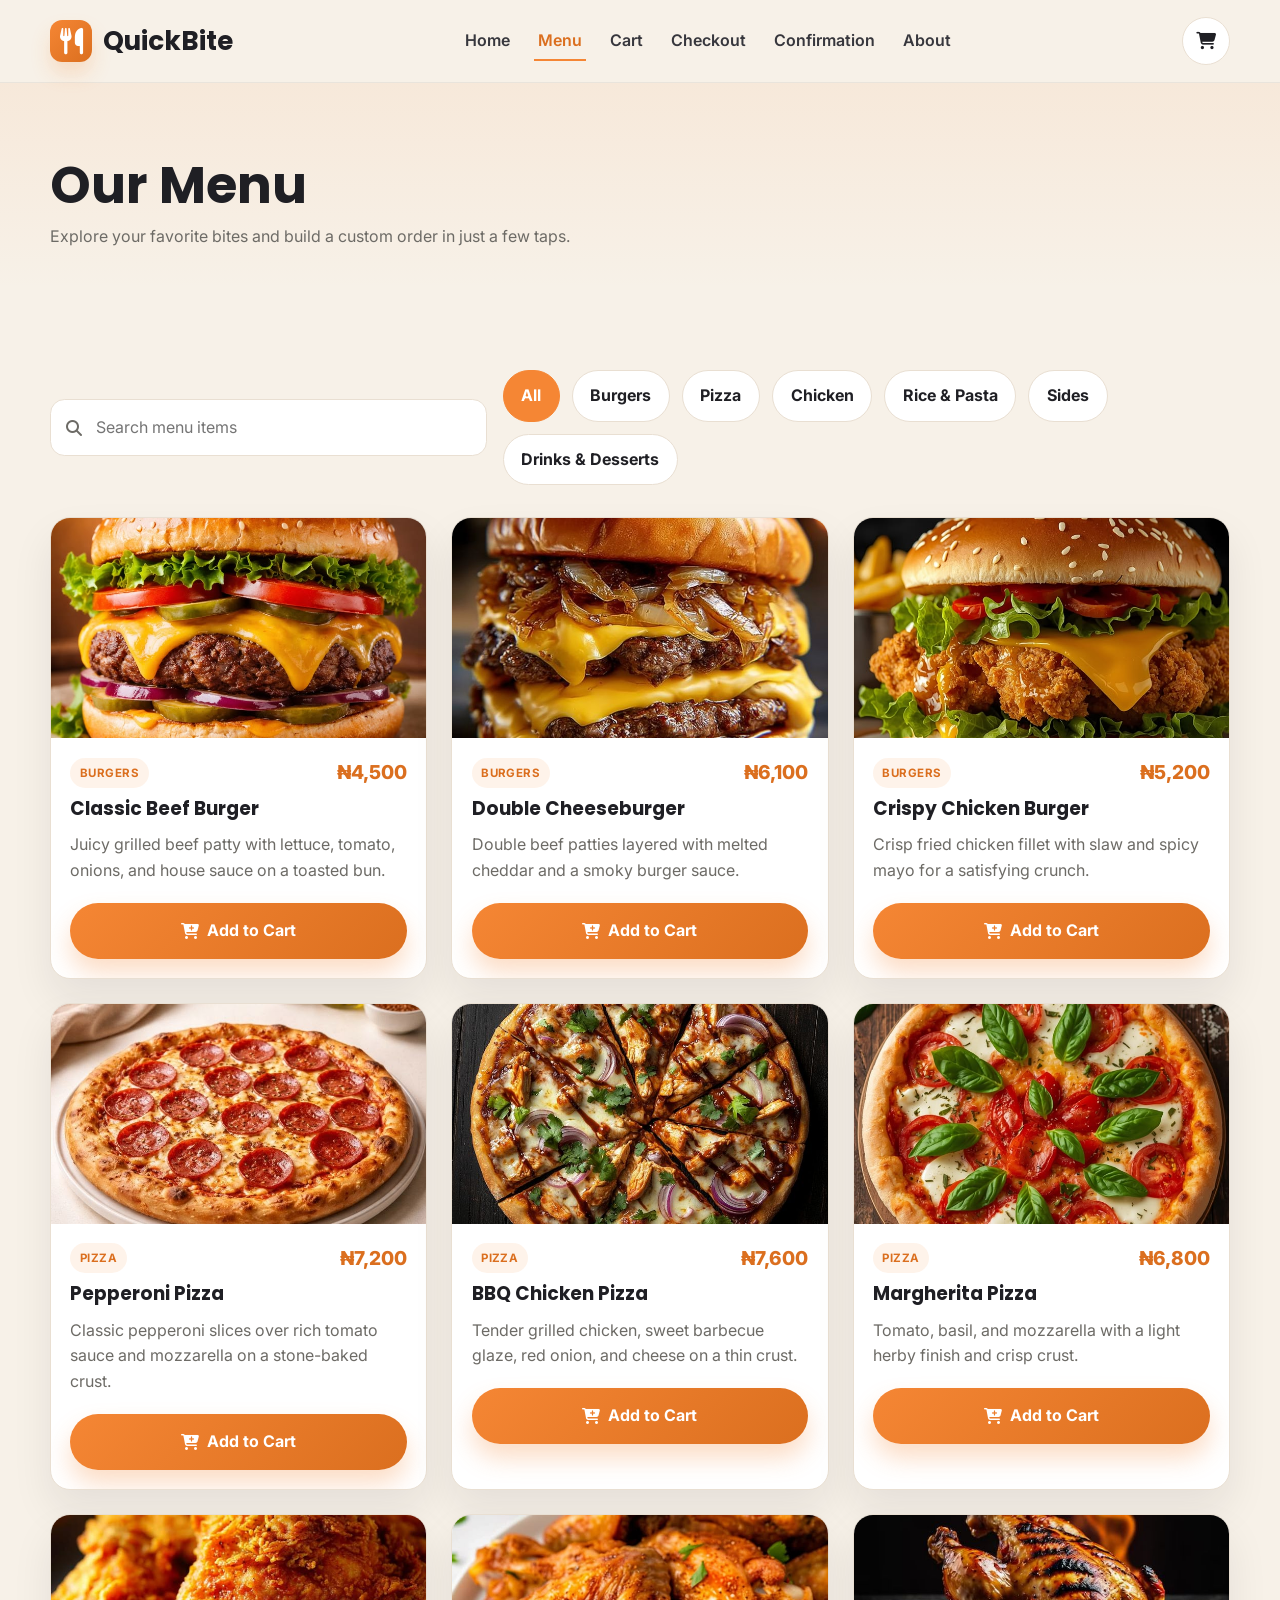
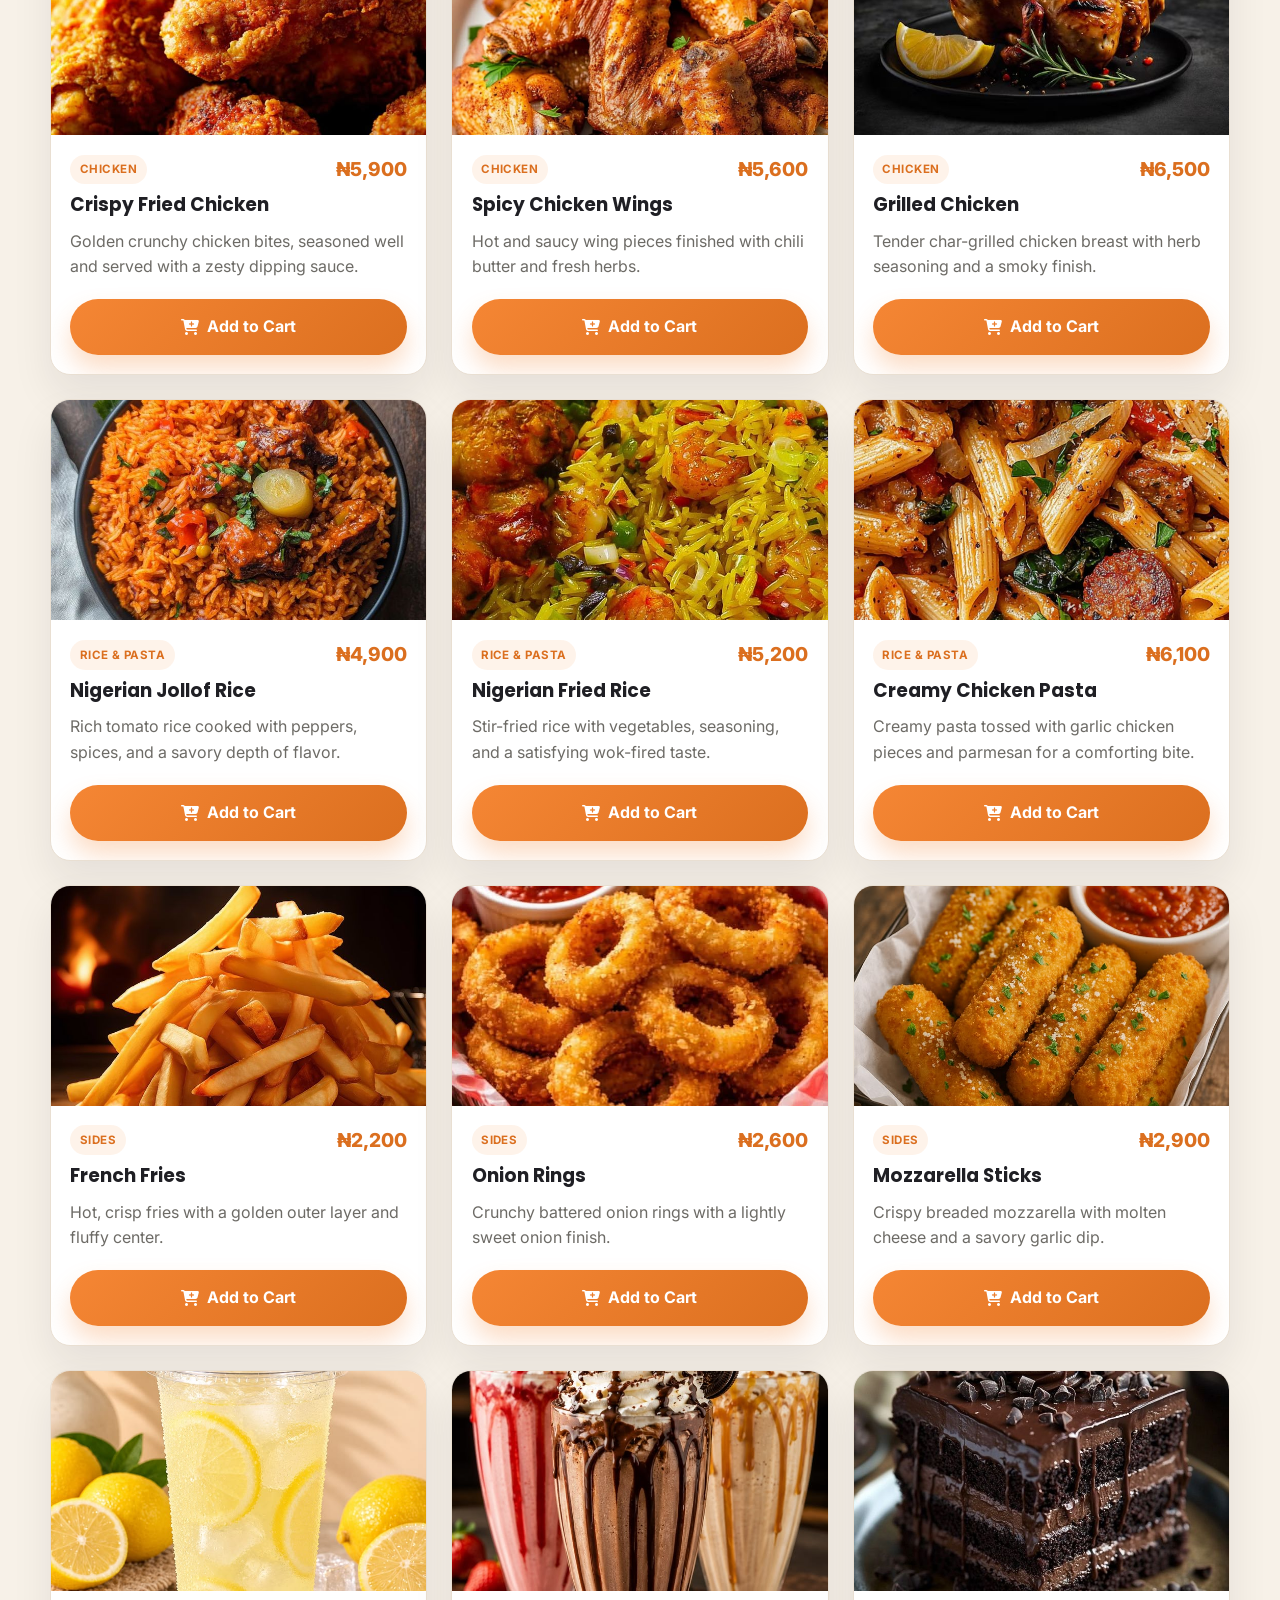
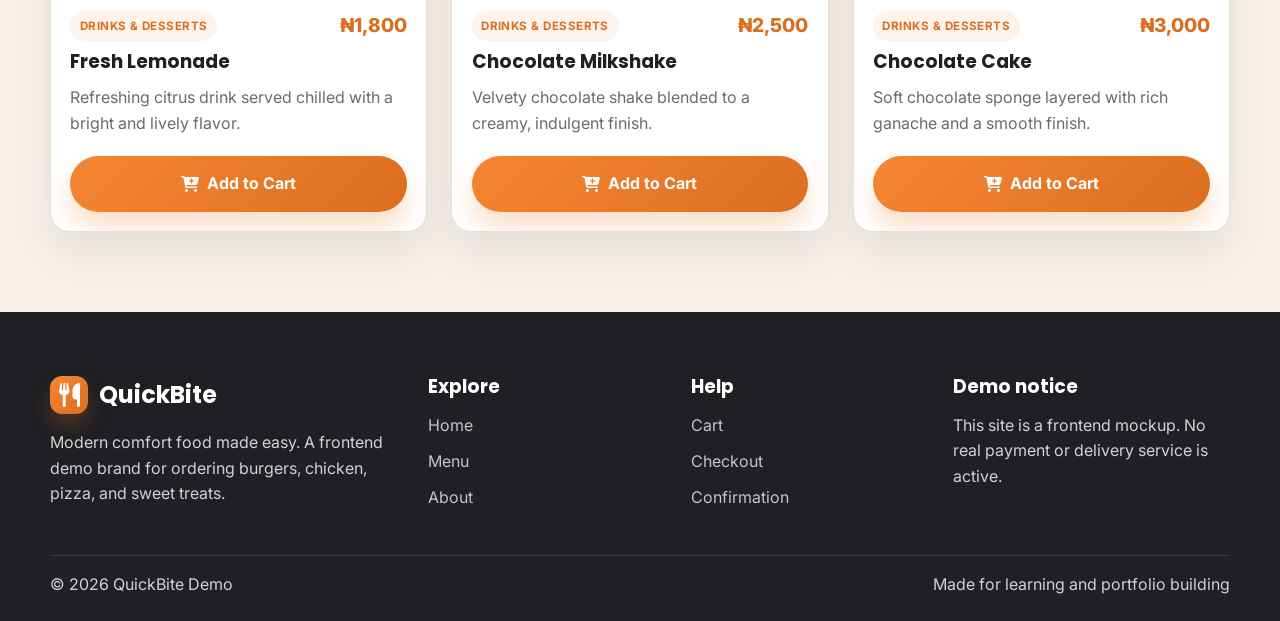
<file: menu.html>
<!doctype html>
<html lang="en">
  <head>
    <meta charset="UTF-8" />
    <meta name="viewport" content="width=device-width, initial-scale=1.0" />
    <title>QuickBite Menu</title>
    <meta
      name="description"
      content="Browse your favorite burgers, pizza, chicken dishes, rice, sides, and desserts at QuickBite."
    />
    <link rel="icon" href="assets/favicon.svg" type="image/svg+xml" />
    <link rel="preconnect" href="https://fonts.googleapis.com" />
    <link rel="preconnect" href="https://fonts.gstatic.com" crossorigin />
    <link
      href="https://fonts.googleapis.com/css2?family=Inter:wght@400;500;600;700;800&family=Poppins:wght@600;700;800&display=swap"
      rel="stylesheet"
    />
    <link
      rel="stylesheet"
      href="https://cdnjs.cloudflare.com/ajax/libs/font-awesome/6.5.2/css/all.min.css"
    />
    <link rel="stylesheet" href="css/base.css" />
    <link rel="stylesheet" href="css/navbar.css" />
    <link rel="stylesheet" href="css/footer.css" />
    <link rel="stylesheet" href="css/menu.css" />
    <link rel="stylesheet" href="css/responsive.css" />
    <script src="js/app.js" defer></script>
    <script src="js/menu.js" defer></script>
  </head>
  <body>
    <header class="site-header">
      <div class="container navbar">
        <a href="index.html" class="brand" aria-label="QuickBite home page">
          <span class="brand-mark"><i class="fa-solid fa-utensils"></i></span>
          <span>QuickBite</span>
        </a>

        <nav aria-label="Primary navigation">
          <button
            class="nav-toggle"
            type="button"
            aria-label="Open menu"
            aria-expanded="false"
          >
            <i class="fa-solid fa-bars"></i>
          </button>
          <ul class="nav-links">
            <li><a href="index.html">Home</a></li>
            <li><a href="menu.html" class="active">Menu</a></li>
            <li><a href="cart.html">Cart</a></li>
            <li><a href="checkout.html">Checkout</a></li>
            <li><a href="confirmation.html">Confirmation</a></li>
            <li><a href="about.html">About</a></li>
          </ul>
        </nav>

        <div class="nav-actions">
          <a href="cart.html" class="cart-button" aria-label="View cart">
            <i class="fa-solid fa-cart-shopping"></i>
            <span class="cart-badge hidden">0</span>
          </a>
        </div>
      </div>
    </header>

    <main>
      <div class="page-header">
        <div class="container page-header-inner">
          <div>
            <h1>Our Menu</h1>
            <p>
              Explore your favorite bites and build a custom order in just a few
              taps.
            </p>
          </div>
        </div>
      </div>

      <section class="section">
        <div class="container">
          <div class="menu-tools">
            <div class="search-wrap">
              <label class="sr-only" for="mealSearch">Search meals</label>
              <i class="fa-solid fa-magnifying-glass"></i>
              <input
                id="mealSearch"
                class="input"
                type="search"
                placeholder="Search menu items"
              />
            </div>

            <div
              id="filterGroup"
              class="filter-group"
              aria-label="Categories"
            ></div>
          </div>

          <div id="menuGrid" class="menu-grid" aria-live="polite"></div>

          <div id="menuEmpty" class="menu-empty empty-state hidden">
            No menu items match your search. Try another keyword or switch
            category.
          </div>
        </div>
      </section>
    </main>

    <footer class="site-footer">
      <div class="container">
        <div class="footer-grid">
          <div>
            <div class="footer-brand">
              <span class="brand-mark"
                ><i class="fa-solid fa-utensils"></i
              ></span>
              <span>QuickBite</span>
            </div>
            <p>
              Modern comfort food made easy. A frontend demo brand for ordering
              burgers, chicken, pizza, and sweet treats.
            </p>
          </div>

          <div>
            <h3>Explore</h3>
            <ul>
              <li><a href="index.html">Home</a></li>
              <li><a href="menu.html">Menu</a></li>
              <li><a href="about.html">About</a></li>
            </ul>
          </div>

          <div>
            <h3>Help</h3>
            <ul>
              <li><a href="cart.html">Cart</a></li>
              <li><a href="checkout.html">Checkout</a></li>
              <li><a href="confirmation.html">Confirmation</a></li>
            </ul>
          </div>

          <div>
            <h3>Demo notice</h3>
            <p>
              This site is a frontend mockup. No real payment or delivery
              service is active.
            </p>
          </div>
        </div>

        <div class="footer-bottom">
          <span>© 2026 QuickBite Demo</span>
          <span>Made for learning and portfolio building</span>
        </div>
      </div>
    </footer>
  </body>
</html>
</file>
<file: css/base.css>
:root {
  --cream: #f7f1e8;
  --cream-strong: #f3e2cc;
  --orange: #f58634;
  --orange-dark: #db6f1f;
  --charcoal: #1f1f24;
  --charcoal-soft: #37373d;
  --muted: #6d6b66;
  --white: #ffffff;
  --border: #e9dfd2;
  --shadow: 0 20px 40px rgba(31, 31, 36, 0.08);
  --radius-sm: 0.75rem;
  --radius-md: 1.25rem;
  --radius-lg: 1.75rem;
  --container: 1180px;
}

* {
  box-sizing: border-box;
}

html {
  scroll-behavior: smooth;
}

body {
  margin: 0;
  font-family: "Inter", sans-serif;
  background: var(--cream);
  color: var(--charcoal);
  line-height: 1.6;
}

img {
  max-width: 100%;
  display: block;
}

a {
  color: inherit;
  text-decoration: none;
}

button,
input,
textarea {
  font: inherit;
}

button {
  cursor: pointer;
}

h1,
h2,
h3,
h4,
h5,
h6 {
  margin: 0 0 0.75rem;
  line-height: 1.2;
  font-family: "Poppins", sans-serif;
}

p {
  margin: 0 0 1rem;
}

.container {
  width: min(var(--container), calc(100% - 2rem));
  margin: 0 auto;
}

.section {
  padding: 5rem 0;
}

.section-heading {
  margin-bottom: 2rem;
  text-align: center;
}

.section-heading .eyebrow {
  display: inline-block;
  color: var(--orange-dark);
  font-weight: 700;
  letter-spacing: 0.08em;
  text-transform: uppercase;
  font-size: 0.75rem;
  margin-bottom: 0.5rem;
}

.section-heading h2 {
  font-size: clamp(2rem, 3vw, 2.8rem);
  margin-bottom: 0.75rem;
}

.section-heading p {
  max-width: 640px;
  margin: 0 auto;
  color: var(--muted);
}

.btn,
button.btn {
  display: inline-flex;
  align-items: center;
  justify-content: center;
  gap: 0.5rem;
  border: none;
  border-radius: 999px;
  padding: 0.95rem 1.6rem;
  font-weight: 700;
  transition:
    transform 0.2s ease,
    box-shadow 0.2s ease,
    background 0.2s ease;
}

.btn:hover,
button.btn:hover {
  transform: translateY(-1px);
}

.btn-primary {
  background: linear-gradient(135deg, var(--orange), var(--orange-dark));
  color: var(--white);
  box-shadow: 0 14px 24px rgba(245, 134, 52, 0.28);
}

.btn-secondary {
  background: var(--white);
  color: var(--charcoal);
  border: 1px solid var(--border);
}

.btn-light {
  background: rgba(255, 255, 255, 0.12);
  color: var(--white);
  border: 1px solid rgba(255, 255, 255, 0.18);
}

.text-muted {
  color: var(--muted);
}

.leading-text {
  font-size: 1.05rem;
  color: var(--muted);
}

.page-header {
  padding: 4.5rem 0 2.5rem;
  background: linear-gradient(
    180deg,
    rgba(245, 134, 52, 0.08),
    rgba(255, 255, 255, 0)
  );
}

.page-header-inner {
  display: flex;
  align-items: end;
  justify-content: space-between;
  gap: 1.5rem;
  flex-wrap: wrap;
}

.page-header h1 {
  font-size: clamp(2.2rem, 4vw, 3.4rem);
  margin-bottom: 0.5rem;
}

.page-header p {
  color: var(--muted);
  margin: 0;
}

.card {
  background: var(--white);
  border: 1px solid var(--border);
  border-radius: var(--radius-md);
  box-shadow: var(--shadow);
}

.input,
textarea,
select {
  width: 100%;
  border: 1px solid var(--border);
  background: var(--white);
  border-radius: 0.9rem;
  padding: 0.9rem 1rem;
  color: var(--charcoal);
}

input:focus,
textarea:focus,
select:focus,
button:focus,
a:focus {
  outline: 3px solid rgba(245, 134, 52, 0.22);
  outline-offset: 2px;
}

.sr-only {
  position: absolute;
  width: 1px;
  height: 1px;
  padding: 0;
  margin: -1px;
  overflow: hidden;
  clip: rect(0, 0, 0, 0);
  white-space: nowrap;
  border: 0;
}

.hidden {
  display: none !important;
}

.empty-state {
  text-align: center;
  padding: 2rem 1.25rem;
  border: 1px dashed #d2cbbd;
  border-radius: 1rem;
  background: rgba(255, 255, 255, 0.4);
  color: var(--muted);
}

@media (max-width: 768px) {
  .section {
    padding: 4rem 0;
  }
}
</file>
<file: css/navbar.css>
.site-header {
  position: sticky;
  top: 0;
  z-index: 1000;
  background: rgba(247, 241, 232, 0.94);
  backdrop-filter: blur(10px);
  border-bottom: 1px solid rgba(31, 31, 36, 0.06);
}

.navbar {
  display: flex;
  align-items: center;
  justify-content: space-between;
  min-height: 82px;
  gap: 1rem;
}

.brand {
  display: inline-flex;
  align-items: center;
  gap: 0.7rem;
  font-family: "Poppins", sans-serif;
  font-weight: 700;
  font-size: 1.65rem;
  color: var(--charcoal);
}

.brand-mark {
  display: inline-flex;
  align-items: center;
  justify-content: center;
  width: 42px;
  height: 42px;
  border-radius: 12px;
  background: linear-gradient(135deg, var(--orange), var(--orange-dark));
  color: var(--white);
  box-shadow: 0 12px 20px rgba(245, 134, 52, 0.2);
}

.nav-links {
  display: flex;
  align-items: center;
  gap: 1.25rem;
  list-style: none;
  margin: 0;
  padding: 0;
}

.nav-links a {
  color: var(--charcoal-soft);
  font-weight: 600;
  padding: 0.45rem 0.25rem;
  position: relative;
}

.nav-links a::after {
  content: "";
  position: absolute;
  left: 0;
  bottom: -0.25rem;
  width: 100%;
  height: 2px;
  background: var(--orange);
  transform: scaleX(0);
  transform-origin: left;
  transition: transform 0.2s ease;
}

.nav-links a:hover::after,
.nav-links a.active::after {
  transform: scaleX(1);
}

.nav-links a.active {
  color: var(--orange-dark);
}

.nav-actions {
  display: flex;
  align-items: center;
  gap: 0.75rem;
}

.cart-button {
  position: relative;
  display: inline-flex;
  align-items: center;
  justify-content: center;
  width: 48px;
  height: 48px;
  border-radius: 50%;
  border: 1px solid var(--border);
  background: var(--white);
  color: var(--charcoal);
  font-size: 1.1rem;
}

.cart-badge {
  position: absolute;
  top: -0.35rem;
  right: -0.2rem;
  min-width: 22px;
  height: 22px;
  padding: 0 0.25rem;
  border-radius: 999px;
  background: var(--orange);
  color: var(--white);
  display: inline-flex;
  align-items: center;
  justify-content: center;
  font-size: 0.72rem;
  font-weight: 700;
}

.nav-toggle {
  display: none;
  border: 1px solid var(--border);
  width: 46px;
  height: 46px;
  border-radius: 50%;
  background: var(--white);
  color: var(--charcoal);
}

@media (max-width: 900px) {
  .nav-toggle {
    display: inline-flex;
    align-items: center;
    justify-content: center;
  }

  .nav-links {
    position: absolute;
    left: 1rem;
    right: 1rem;
    top: calc(100% + 0.5rem);
    flex-direction: column;
    align-items: flex-start;
    background: rgba(255, 255, 255, 0.97);
    border: 1px solid var(--border);
    border-radius: 1rem;
    padding: 1rem;
    box-shadow: var(--shadow);
    display: none;
  }

  .nav-links.show {
    display: flex;
  }

  .nav-links a {
    width: 100%;
    padding: 0.55rem 0.25rem;
  }

  .brand {
    font-size: 1.35rem;
  }
}
</file>
<file: css/footer.css>
.site-footer {
  background: var(--charcoal);
  color: rgba(255, 255, 255, 0.8);
  padding: 4rem 0 1.5rem;
}

.footer-grid {
  display: grid;
  grid-template-columns: 1.5fr 1fr 1fr 1.2fr;
  gap: 2rem;
  margin-bottom: 2rem;
}

.footer-brand {
  display: flex;
  align-items: center;
  gap: 0.7rem;
  margin-bottom: 1rem;
  font-family: "Poppins", sans-serif;
  font-size: 1.5rem;
  color: var(--white);
  font-weight: 700;
}

.footer-brand .brand-mark {
  width: 38px;
  height: 38px;
}

.site-footer h3,
.site-footer h4 {
  color: var(--white);
  margin-bottom: 0.9rem;
}

.site-footer ul {
  list-style: none;
  padding: 0;
  margin: 0;
}

.site-footer li {
  margin-bottom: 0.65rem;
}

.site-footer a {
  color: rgba(255, 255, 255, 0.74);
}

.footer-bottom {
  padding-top: 1rem;
  border-top: 1px solid rgba(255, 255, 255, 0.12);
  display: flex;
  align-items: center;
  justify-content: space-between;
  gap: 1rem;
  flex-wrap: wrap;
}

@media (max-width: 900px) {
  .footer-grid {
    grid-template-columns: 1fr 1fr;
  }
}

@media (max-width: 640px) {
  .footer-grid {
    grid-template-columns: 1fr;
  }

  .footer-bottom {
    flex-direction: column;
    align-items: flex-start;
  }
}
</file>
<file: css/home.css>
.hero {
  background: linear-gradient(
    135deg,
    rgba(243, 226, 204, 0.65),
    rgba(255, 255, 255, 0.25)
  );
  padding: 4rem 0 2rem;
}

.hero-grid {
  display: grid;
  grid-template-columns: 1.1fr 1fr;
  align-items: center;
  gap: 2rem;
}

.hero-copy h1 {
  font-size: clamp(2.6rem, 4.5vw, 4.4rem);
  margin-bottom: 1rem;
  letter-spacing: -0.04em;
}

.hero-copy p {
  font-size: 1.05rem;
  max-width: 560px;
  color: var(--muted);
}

.hero-actions {
  display: flex;
  flex-wrap: wrap;
  gap: 1rem;
  margin: 1.5rem 0 1rem;
}

.hero-meta {
  display: flex;
  gap: 1rem;
  flex-wrap: wrap;
  color: var(--charcoal-soft);
  font-weight: 600;
}

.meta-pill {
  display: inline-flex;
  align-items: center;
  gap: 0.5rem;
  padding: 0.6rem 0.9rem;
  background: rgba(255, 255, 255, 0.7);
  border: 1px solid var(--border);
  border-radius: 999px;
}

.hero-visual {
  position: relative;
}

.hero-card {
  background: linear-gradient(135deg, #fff, #fff4e8);
  border: 1px solid rgba(245, 134, 52, 0.16);
  padding: 1rem;
  border-radius: 2rem;
  box-shadow: var(--shadow);
}

.hero-card img {
  width: 100%;
  height: 480px;
  object-fit: cover;
  border-radius: 1.5rem;
}

.hero-badge {
  position: absolute;
  bottom: 1.5rem;
  left: -1rem;
  padding: 1rem 1.2rem;
  background: rgba(31, 31, 36, 0.92);
  color: var(--white);
  border-radius: 1.1rem;
  box-shadow: var(--shadow);
}

.featured-grid,
.categories-grid,
.reason-grid,
.deal-grid {
  display: grid;
  gap: 1.5rem;
}

.featured-grid {
  grid-template-columns: repeat(3, minmax(0, 1fr));
}

.feature-card,
.category-card,
.reason-card,
.deal-card {
  background: var(--white);
  border: 1px solid var(--border);
  border-radius: 1.2rem;
  overflow: hidden;
  box-shadow: var(--shadow);
}

.feature-card img,
.category-card img {
  width: 100%;
  height: 220px;
  object-fit: cover;
}

.feature-body,
.category-body,
.reason-card,
.deal-card {
  padding: 1.3rem;
}

.feature-body h3,
.category-body h3 {
  margin-bottom: 0.5rem;
}

.feature-price {
  color: var(--orange-dark);
  font-weight: 800;
  font-size: 1.15rem;
}

.categories-grid {
  grid-template-columns: repeat(3, minmax(0, 1fr));
}

.category-card {
  position: relative;
}

.category-body {
  display: flex;
  flex-direction: column;
  justify-content: space-between;
  min-height: 160px;
}

.category-link {
  color: var(--orange-dark);
  font-weight: 700;
}

.promo-banner {
  background: linear-gradient(135deg, var(--charcoal), #2c2d31);
  color: var(--white);
  border-radius: 1.6rem;
  padding: clamp(1.5rem, 4vw, 3rem);
  display: grid;
  grid-template-columns: 1.2fr 0.8fr;
  gap: 1.5rem;
  align-items: center;
}

.promo-banner h3 {
  font-size: clamp(2rem, 4vw, 2.8rem);
  color: var(--white);
}

.promo-banner p {
  color: rgba(255, 255, 255, 0.7);
}

.deal-grid {
  grid-template-columns: repeat(2, minmax(0, 1fr));
  margin-top: 2rem;
}

.deal-card {
  display: flex;
  flex-direction: column;
  gap: 0.75rem;
}

.deal-price {
  font-size: 1.6rem;
  font-weight: 800;
  color: var(--orange-dark);
}

.reason-grid {
  grid-template-columns: repeat(3, minmax(0, 1fr));
}

.reason-card {
  border-top: 4px solid var(--orange);
}

.reason-icon {
  width: 52px;
  height: 52px;
  display: inline-flex;
  align-items: center;
  justify-content: center;
  background: rgba(245, 134, 52, 0.12);
  color: var(--orange-dark);
  font-size: 1.4rem;
  border-radius: 1rem;
  margin-bottom: 1rem;
}

.cta-panel {
  background: linear-gradient(
    135deg,
    rgba(245, 134, 52, 0.14),
    rgba(255, 255, 255, 0.5)
  );
  border: 1px solid var(--border);
  border-radius: 1.5rem;
  padding: 2rem;
  display: flex;
  align-items: center;
  justify-content: space-between;
  gap: 1rem;
  flex-wrap: wrap;
}

@media (max-width: 900px) {
  .hero-grid,
  .promo-banner {
    grid-template-columns: 1fr;
  }

  .featured-grid,
  .categories-grid,
  .reason-grid,
  .deal-grid {
    grid-template-columns: repeat(2, minmax(0, 1fr));
  }
}

@media (max-width: 640px) {
  .featured-grid,
  .categories-grid,
  .reason-grid,
  .deal-grid {
    grid-template-columns: 1fr;
  }

  .hero-card img {
    height: 340px;
  }
}
</file>
<file: css/responsive.css>
@media (max-width: 900px) {
  .page-header {
    padding-top: 4rem;
  }
}

@media (max-width: 640px) {
  .page-header {
    padding-top: 3.5rem;
  }

  .site-footer {
    padding-top: 3rem;
  }

  .cta-panel {
    align-items: flex-start;
  }
}
</file>
<file: css/about.css>
.about-intro {
  display: grid;
  grid-template-columns: 1fr 1fr;
  gap: 2rem;
  align-items: center;
}

.about-copy {
  padding-right: 1rem;
}

.about-image {
  border-radius: 1.5rem;
  overflow: hidden;
  box-shadow: var(--shadow);
}

.about-image img {
  width: 100%;
  height: 480px;
  object-fit: cover;
}

.story-box,
.highlight-box {
  background: var(--white);
  border: 1px solid var(--border);
  border-radius: 1.25rem;
  padding: 1.4rem;
  box-shadow: var(--shadow);
}

.highlight-grid {
  display: grid;
  grid-template-columns: repeat(3, minmax(0, 1fr));
  gap: 1.25rem;
  margin-top: 2rem;
}

.highlight-item {
  display: flex;
  gap: 0.9rem;
  align-items: flex-start;
}

.highlight-icon {
  width: 48px;
  height: 48px;
  display: inline-flex;
  align-items: center;
  justify-content: center;
  border-radius: 0.9rem;
  background: rgba(245, 134, 52, 0.1);
  color: var(--orange-dark);
  flex-shrink: 0;
}

.about-cta {
  margin-top: 2.5rem;
}

@media (max-width: 900px) {
  .about-intro {
    grid-template-columns: 1fr;
  }

  .highlight-grid {
    grid-template-columns: repeat(2, minmax(0, 1fr));
  }
}

@media (max-width: 640px) {
  .highlight-grid {
    grid-template-columns: 1fr;
  }
}
</file>
<file: css/cart.css>
.cart-layout {
  display: grid;
  grid-template-columns: 1.3fr 0.7fr;
  gap: 1.5rem;
  align-items: start;
}

.cart-list {
  display: grid;
  gap: 1rem;
}

.cart-item {
  display: grid;
  grid-template-columns: 110px 1fr auto;
  gap: 1rem;
  background: var(--white);
  border: 1px solid var(--border);
  border-radius: 1.15rem;
  padding: 1rem;
  box-shadow: var(--shadow);
}

.cart-item img {
  width: 110px;
  height: 110px;
  border-radius: 0.95rem;
  object-fit: cover;
}

.cart-item-main {
  display: flex;
  flex-direction: column;
  justify-content: center;
}

.cart-item-main h3 {
  font-size: 1.15rem;
  margin-bottom: 0.25rem;
}

.cart-item-main p {
  margin: 0;
  color: var(--muted);
}

.cart-actions {
  display: flex;
  align-items: center;
  justify-content: space-between;
  gap: 0.75rem;
  margin-top: 0.75rem;
}

.qty-control {
  display: inline-flex;
  align-items: center;
  border: 1px solid var(--border);
  border-radius: 999px;
  background: #fffaf5;
}

.qty-button {
  width: 36px;
  height: 36px;
  border: none;
  background: transparent;
  color: var(--charcoal);
  font-size: 1.2rem;
}

.qty-value {
  min-width: 28px;
  text-align: center;
  font-weight: 700;
}

.remove-btn {
  border: none;
  background: transparent;
  color: #b35434;
  font-weight: 700;
}

.cart-item-total {
  display: flex;
  flex-direction: column;
  justify-content: center;
  align-items: flex-end;
  gap: 0.5rem;
}

.summary-box {
  position: sticky;
  top: 110px;
  background: var(--white);
  border: 1px solid var(--border);
  border-radius: 1.25rem;
  padding: 1.3rem;
  box-shadow: var(--shadow);
}

.summary-box h3 {
  margin-bottom: 1rem;
}

.summary-row {
  display: flex;
  justify-content: space-between;
  gap: 0.75rem;
  padding: 0.55rem 0;
  color: var(--muted);
}

.summary-row.total {
  color: var(--charcoal);
  font-weight: 800;
  border-top: 1px solid var(--border);
  margin-top: 0.4rem;
  padding-top: 0.85rem;
}

.summary-note {
  margin-top: 1rem;
  font-size: 0.9rem;
  color: var(--muted);
}

.action-row {
  display: flex;
  gap: 0.75rem;
  margin-top: 1.25rem;
  flex-wrap: wrap;
}

.cart-empty-box {
  background: var(--white);
  border: 1px dashed var(--border);
  border-radius: 1.25rem;
  padding: 2rem;
  text-align: center;
}

@media (max-width: 900px) {
  .cart-layout {
    grid-template-columns: 1fr;
  }

  .summary-box {
    position: static;
  }
}

@media (max-width: 640px) {
  .cart-item {
    grid-template-columns: 90px 1fr;
  }

  .cart-item-total {
    grid-column: 2;
    align-items: flex-start;
  }
}
</file>
<file: css/checkout.css>
.checkout-layout {
  display: grid;
  grid-template-columns: 1.15fr 0.85fr;
  gap: 1.5rem;
  align-items: start;
}

.checkout-card,
.summary-box {
  background: var(--white);
  border: 1px solid var(--border);
  border-radius: 1.25rem;
  box-shadow: var(--shadow);
  padding: 1.5rem;
}

.checkout-card h3,
.summary-box h3 {
  margin-bottom: 1rem;
}

.checkout-form {
  display: grid;
  gap: 1.1rem;
}

.form-row {
  display: grid;
  grid-template-columns: repeat(2, minmax(0, 1fr));
  gap: 1rem;
}

.form-group {
  display: grid;
  gap: 0.5rem;
}

.form-group label {
  font-weight: 600;
  color: var(--charcoal-soft);
}

.checkout-note {
  margin-top: 1rem;
  padding: 0.95rem 1rem;
  border-radius: 0.9rem;
  background: rgba(245, 134, 52, 0.08);
  border: 1px solid rgba(245, 134, 52, 0.14);
  color: var(--charcoal-soft);
}

.order-list {
  list-style: none;
  padding: 0;
  margin: 0 0 1rem;
}

.order-item {
  display: flex;
  justify-content: space-between;
  gap: 0.75rem;
  padding: 0.65rem 0;
  border-bottom: 1px solid var(--border);
}

.order-item strong {
  display: block;
}

.summary-box .summary-row:last-child {
  margin-top: 0.75rem;
}

@media (max-width: 900px) {
  .checkout-layout {
    grid-template-columns: 1fr;
  }
}

@media (max-width: 640px) {
  .form-row {
    grid-template-columns: 1fr;
  }
}
</file>
<file: css/confirmation.css>
.confirmation-wrap {
  display: grid;
  place-items: center;
  min-height: 60vh;
}

.confirmation-card {
  max-width: 760px;
  width: 100%;
  background: var(--white);
  border: 1px solid var(--border);
  border-radius: 1.5rem;
  box-shadow: var(--shadow);
  text-align: center;
  padding: 2.2rem 1.5rem;
}

.confirmation-icon {
  width: 94px;
  height: 94px;
  display: inline-flex;
  align-items: center;
  justify-content: center;
  border-radius: 50%;
  background: rgba(34, 197, 94, 0.12);
  color: #1d9d56;
  font-size: 2.2rem;
  margin-bottom: 1rem;
}

.confirmation-card h1 {
  font-size: clamp(2.2rem, 5vw, 3rem);
  margin-bottom: 0.75rem;
}

.reference-pill {
  display: inline-block;
  margin: 1rem 0 1.4rem;
  padding: 0.8rem 1rem;
  background: rgba(245, 134, 52, 0.08);
  border: 1px solid rgba(245, 134, 52, 0.12);
  border-radius: 999px;
  color: var(--orange-dark);
  font-weight: 800;
}

.order-details {
  display: grid;
  grid-template-columns: 1fr 1fr;
  gap: 1.25rem;
  text-align: left;
  margin-top: 2rem;
}

.detail-box {
  background: rgba(247, 241, 232, 0.8);
  border: 1px solid var(--border);
  border-radius: 1rem;
  padding: 1rem 1.1rem;
}

.detail-box h3 {
  margin-bottom: 0.75rem;
}

.detail-box ul {
  list-style: none;
  padding: 0;
  margin: 0;
}

.detail-box li {
  display: flex;
  justify-content: space-between;
  gap: 0.75rem;
  padding: 0.35rem 0;
  border-bottom: 1px solid rgba(31, 31, 36, 0.08);
}

.confirmation-actions {
  display: flex;
  justify-content: center;
  gap: 1rem;
  flex-wrap: wrap;
  margin-top: 2rem;
}

.notice {
  margin-top: 1.5rem;
  color: var(--muted);
}

@media (max-width: 640px) {
  .order-details {
    grid-template-columns: 1fr;
  }
}
</file>
<file: css/menu.css>
.menu-tools {
  display: grid;
  grid-template-columns: 1.2fr 2fr;
  gap: 1rem;
  align-items: center;
  margin-bottom: 2rem;
}

.search-wrap {
  position: relative;
}

.search-wrap i {
  position: absolute;
  left: 1rem;
  top: 50%;
  transform: translateY(-50%);
  color: var(--muted);
}

.search-wrap input {
  padding-left: 2.8rem;
}

.filter-group {
  display: flex;
  flex-wrap: wrap;
  gap: 0.75rem;
}

.filter-btn {
  border: 1px solid var(--border);
  background: var(--white);
  color: var(--charcoal);
  border-radius: 999px;
  padding: 0.75rem 1.1rem;
  font-weight: 700;
}

.filter-btn.active {
  background: var(--orange);
  color: var(--white);
  border-color: var(--orange);
}

.menu-grid {
  display: grid;
  grid-template-columns: repeat(3, minmax(0, 1fr));
  gap: 1.5rem;
}

.menu-card {
  background: var(--white);
  border: 1px solid var(--border);
  border-radius: 1.25rem;
  overflow: hidden;
  box-shadow: var(--shadow);
}

.menu-card img {
  width: 100%;
  height: 220px;
  object-fit: cover;
}

.menu-card-body {
  padding: 1.2rem;
}

.menu-meta {
  display: flex;
  align-items: center;
  justify-content: space-between;
  gap: 0.75rem;
  margin-bottom: 0.6rem;
}

.food-tag {
  display: inline-flex;
  padding: 0.35rem 0.6rem;
  border-radius: 999px;
  background: rgba(245, 134, 52, 0.1);
  color: var(--orange-dark);
  font-size: 0.72rem;
  font-weight: 700;
  text-transform: uppercase;
  letter-spacing: 0.04em;
}

.food-price {
  font-weight: 800;
  color: var(--orange-dark);
  font-size: 1.2rem;
}

.menu-card p {
  color: var(--muted);
  margin-bottom: 1.2rem;
}

.menu-card .add-cart-btn {
  width: 100%;
}

.menu-empty {
  display: none;
  margin-top: 1.5rem;
}

@media (max-width: 900px) {
  .menu-tools {
    grid-template-columns: 1fr;
  }

  .menu-grid {
    grid-template-columns: repeat(2, minmax(0, 1fr));
  }
}

@media (max-width: 640px) {
  .menu-grid {
    grid-template-columns: 1fr;
  }
}
</file>
